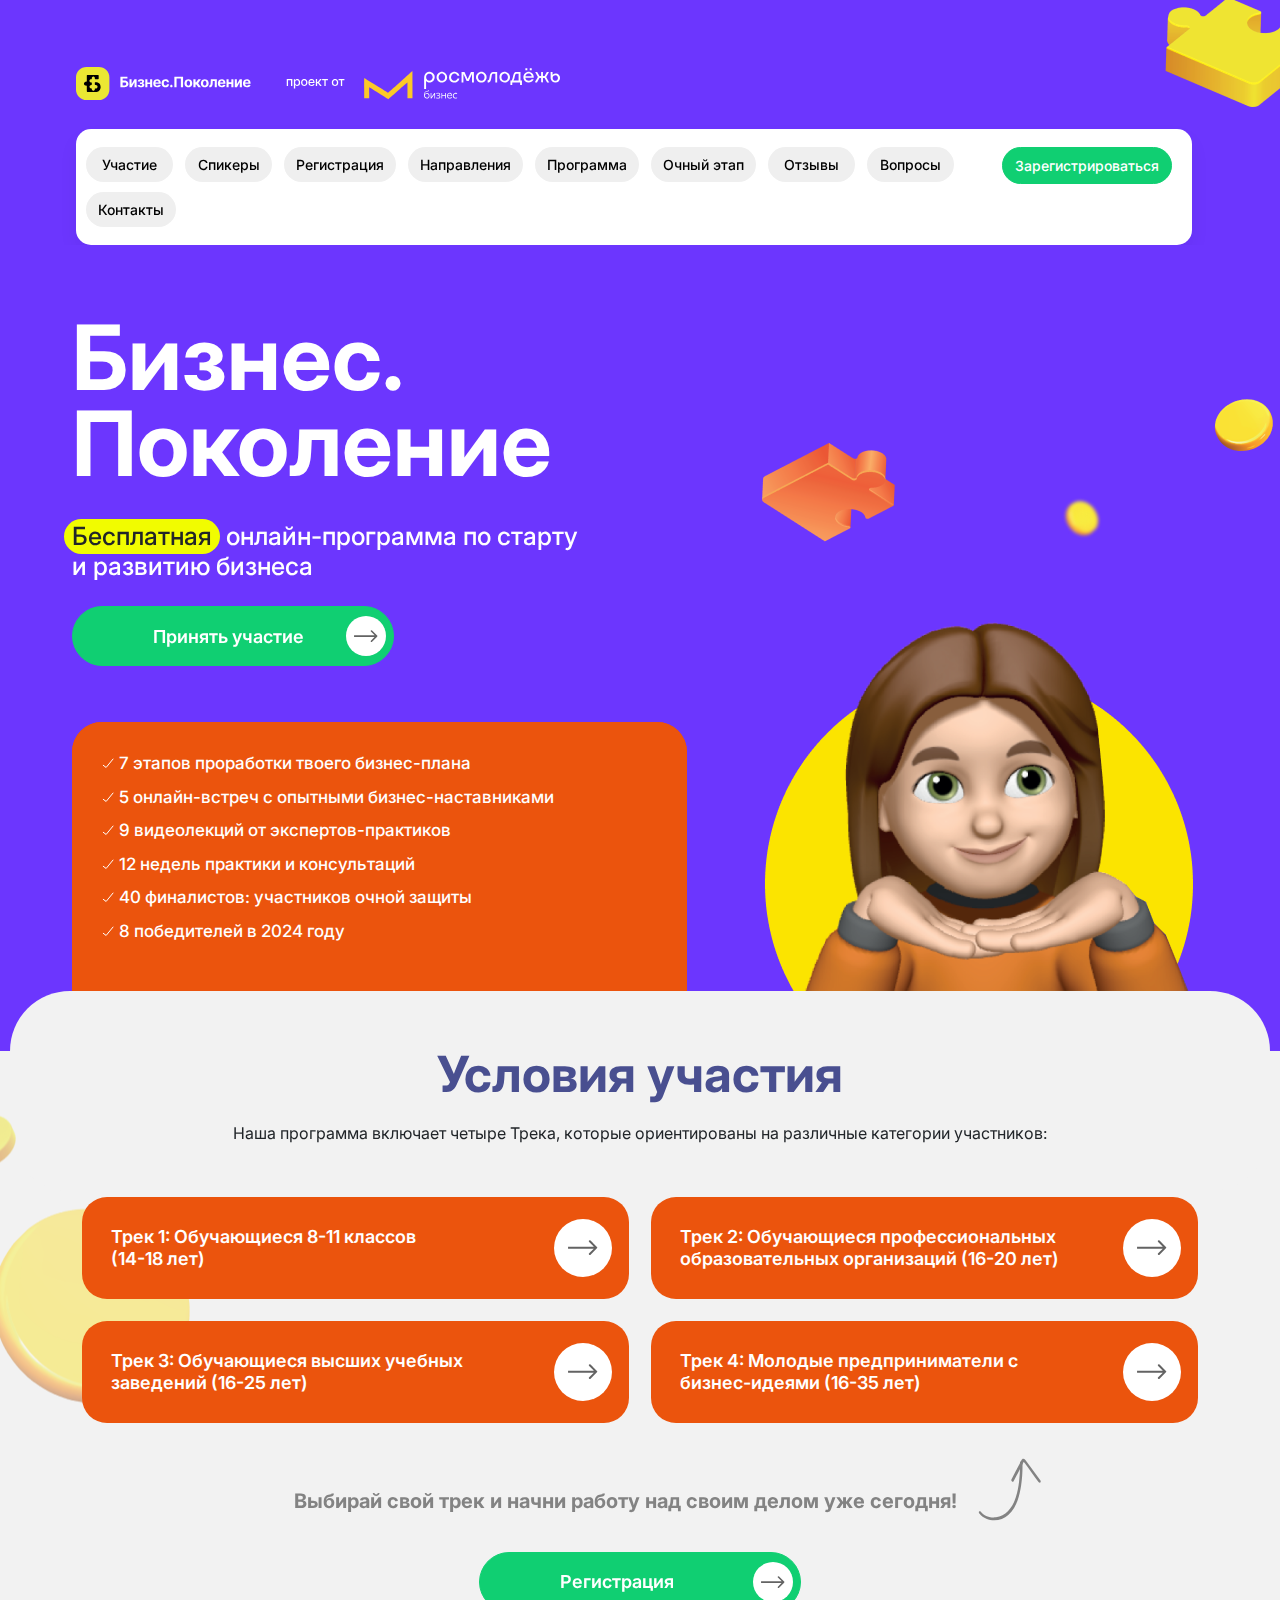
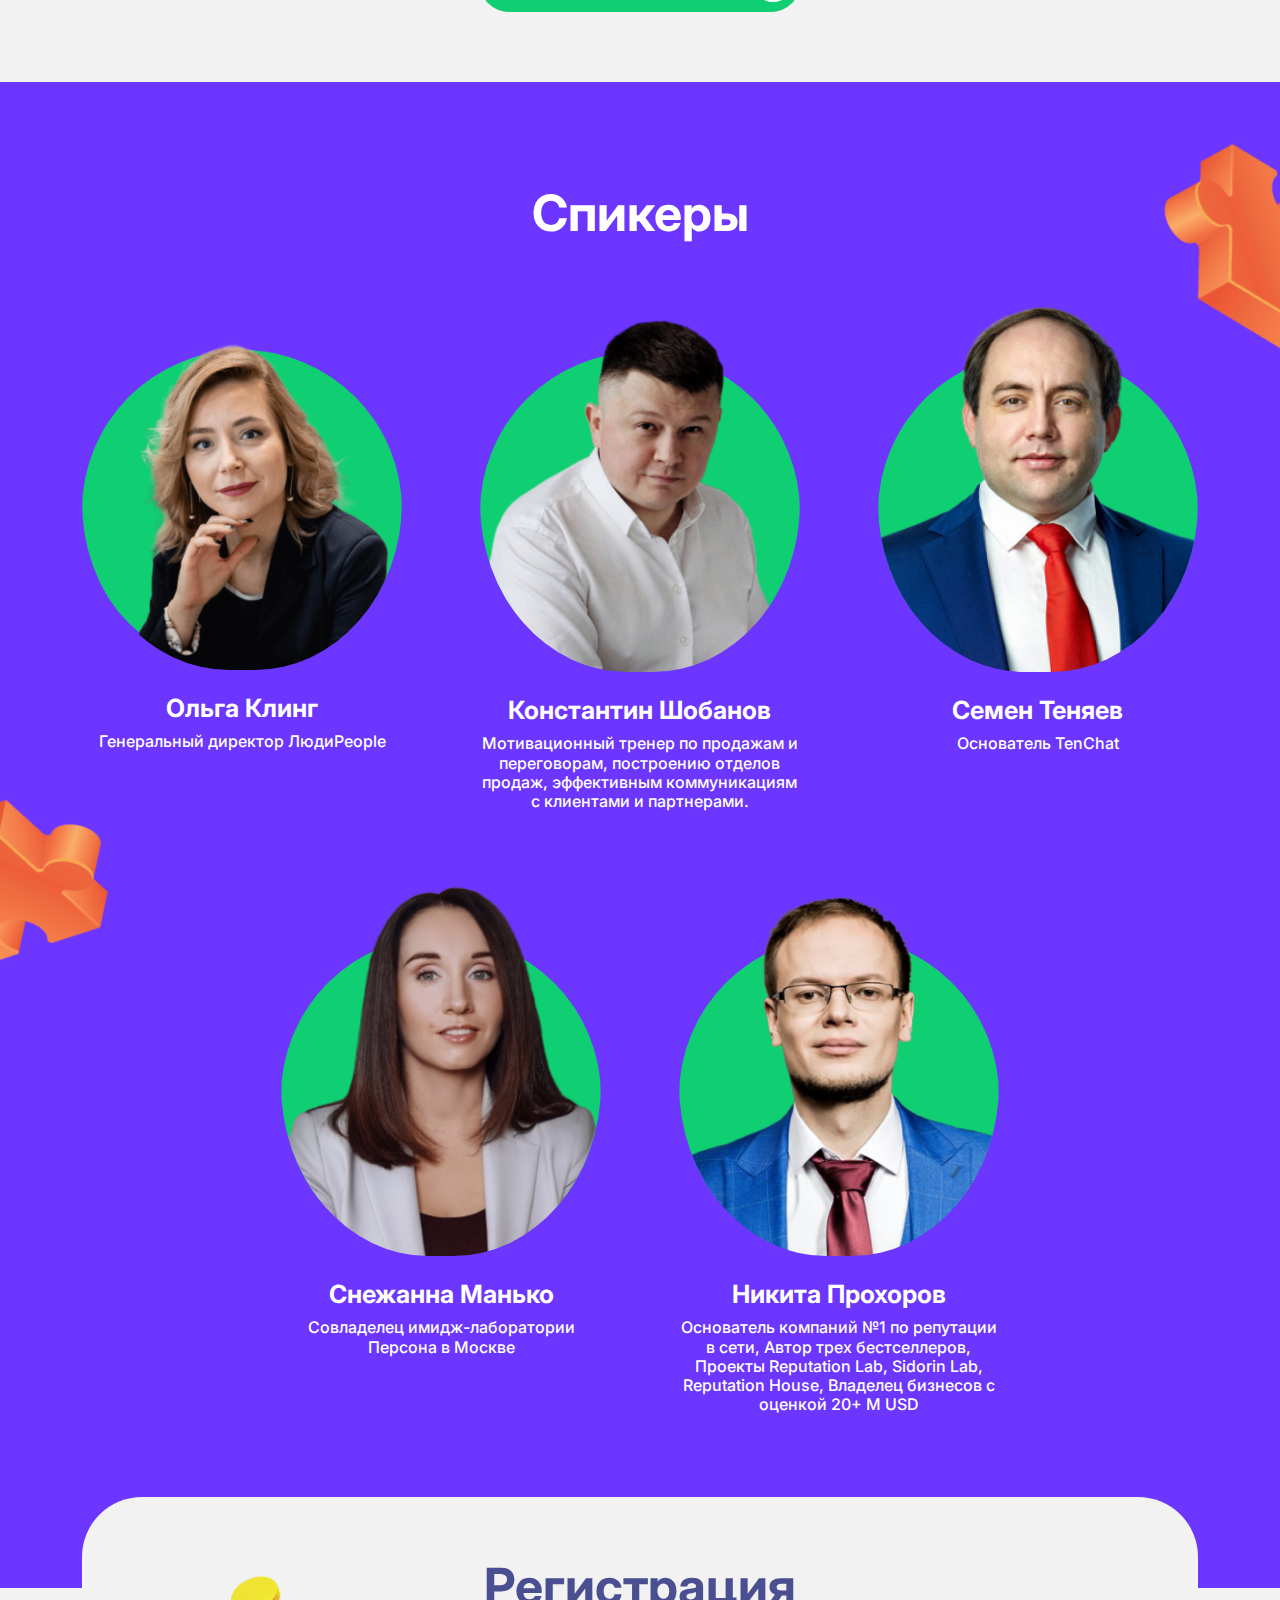
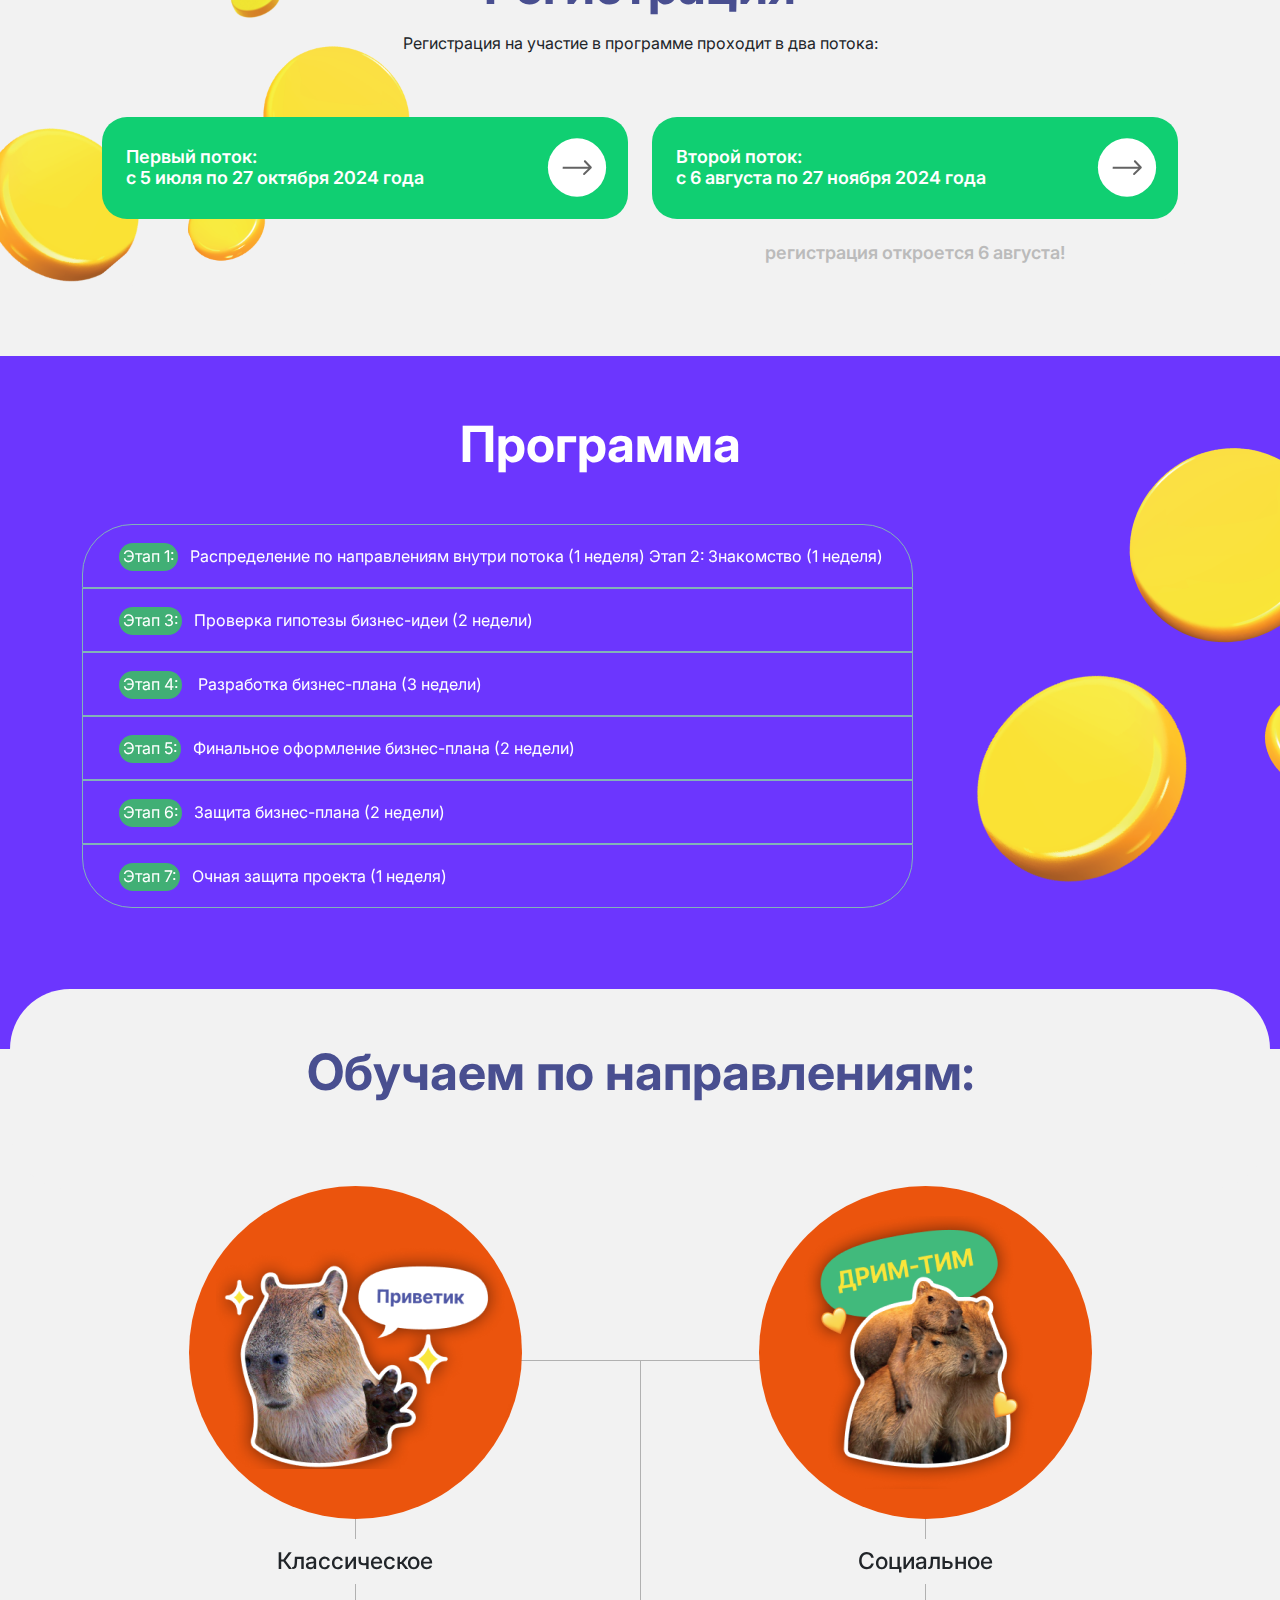
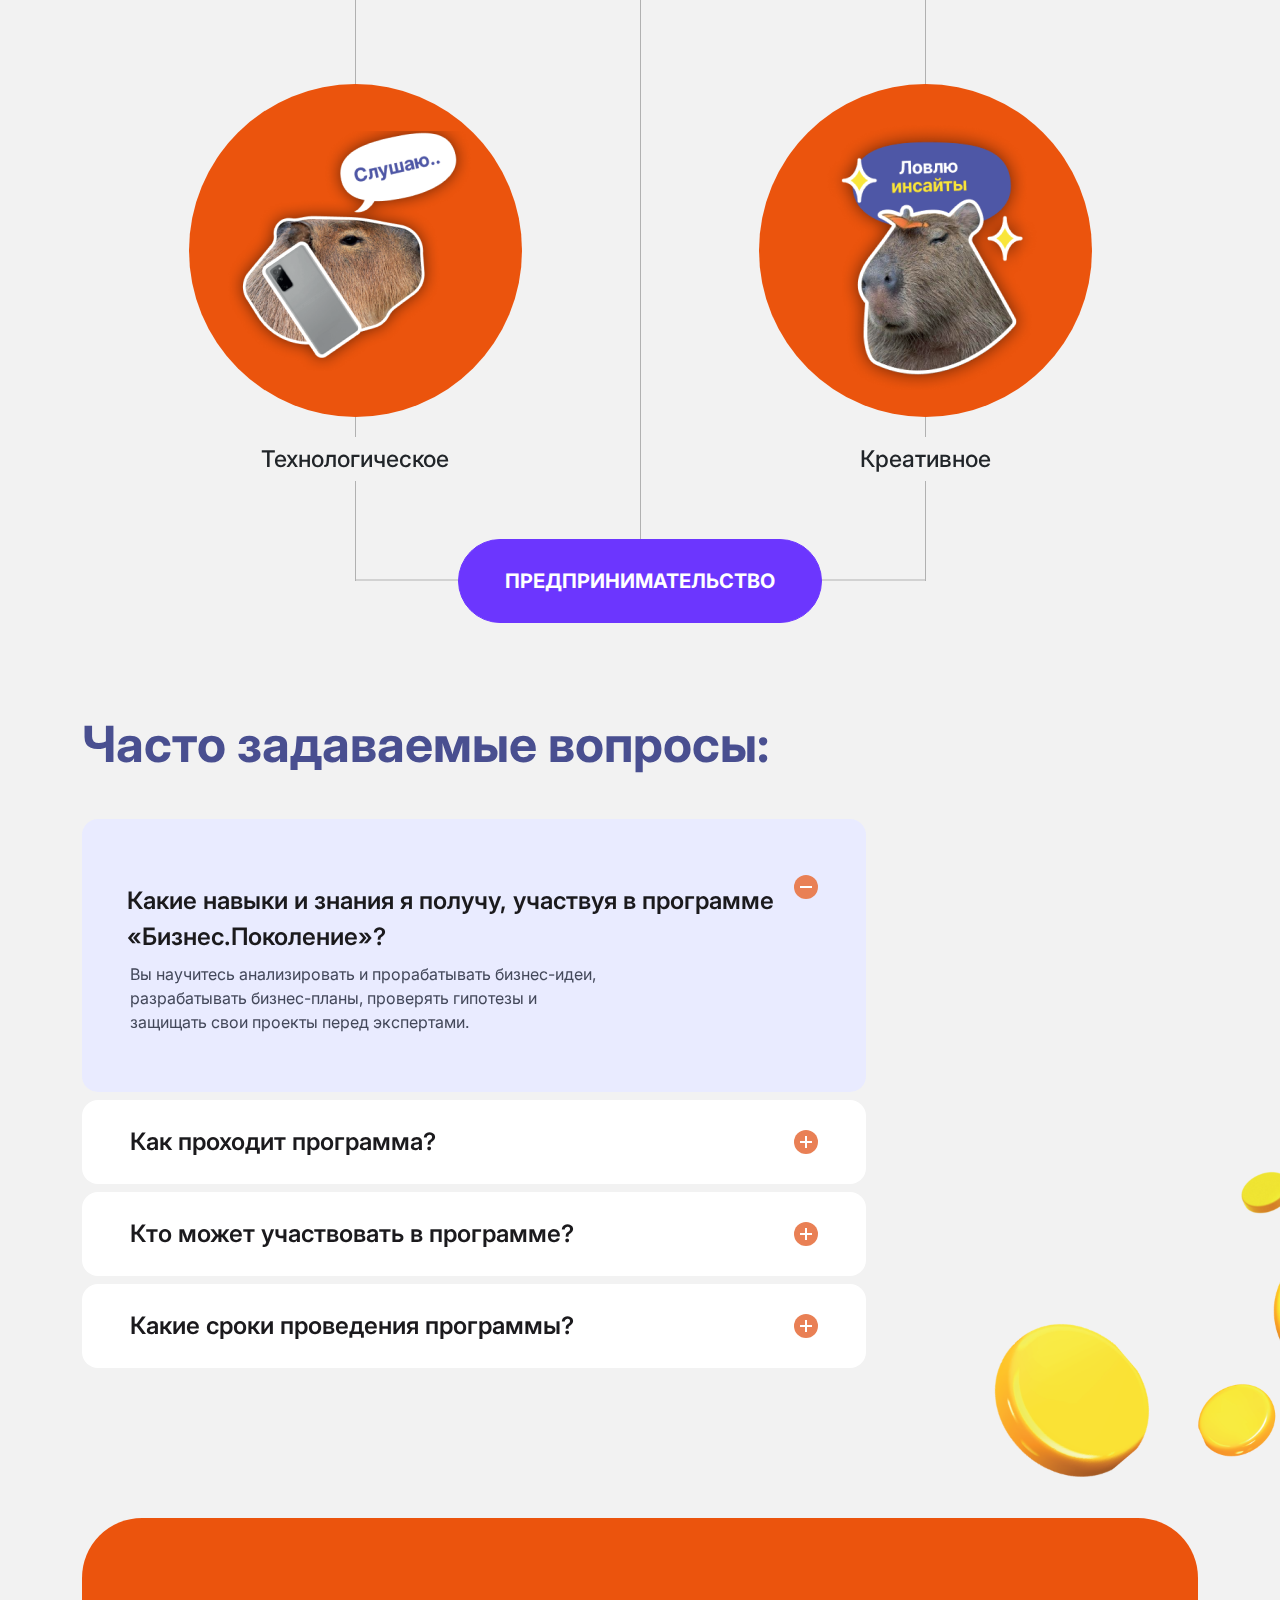
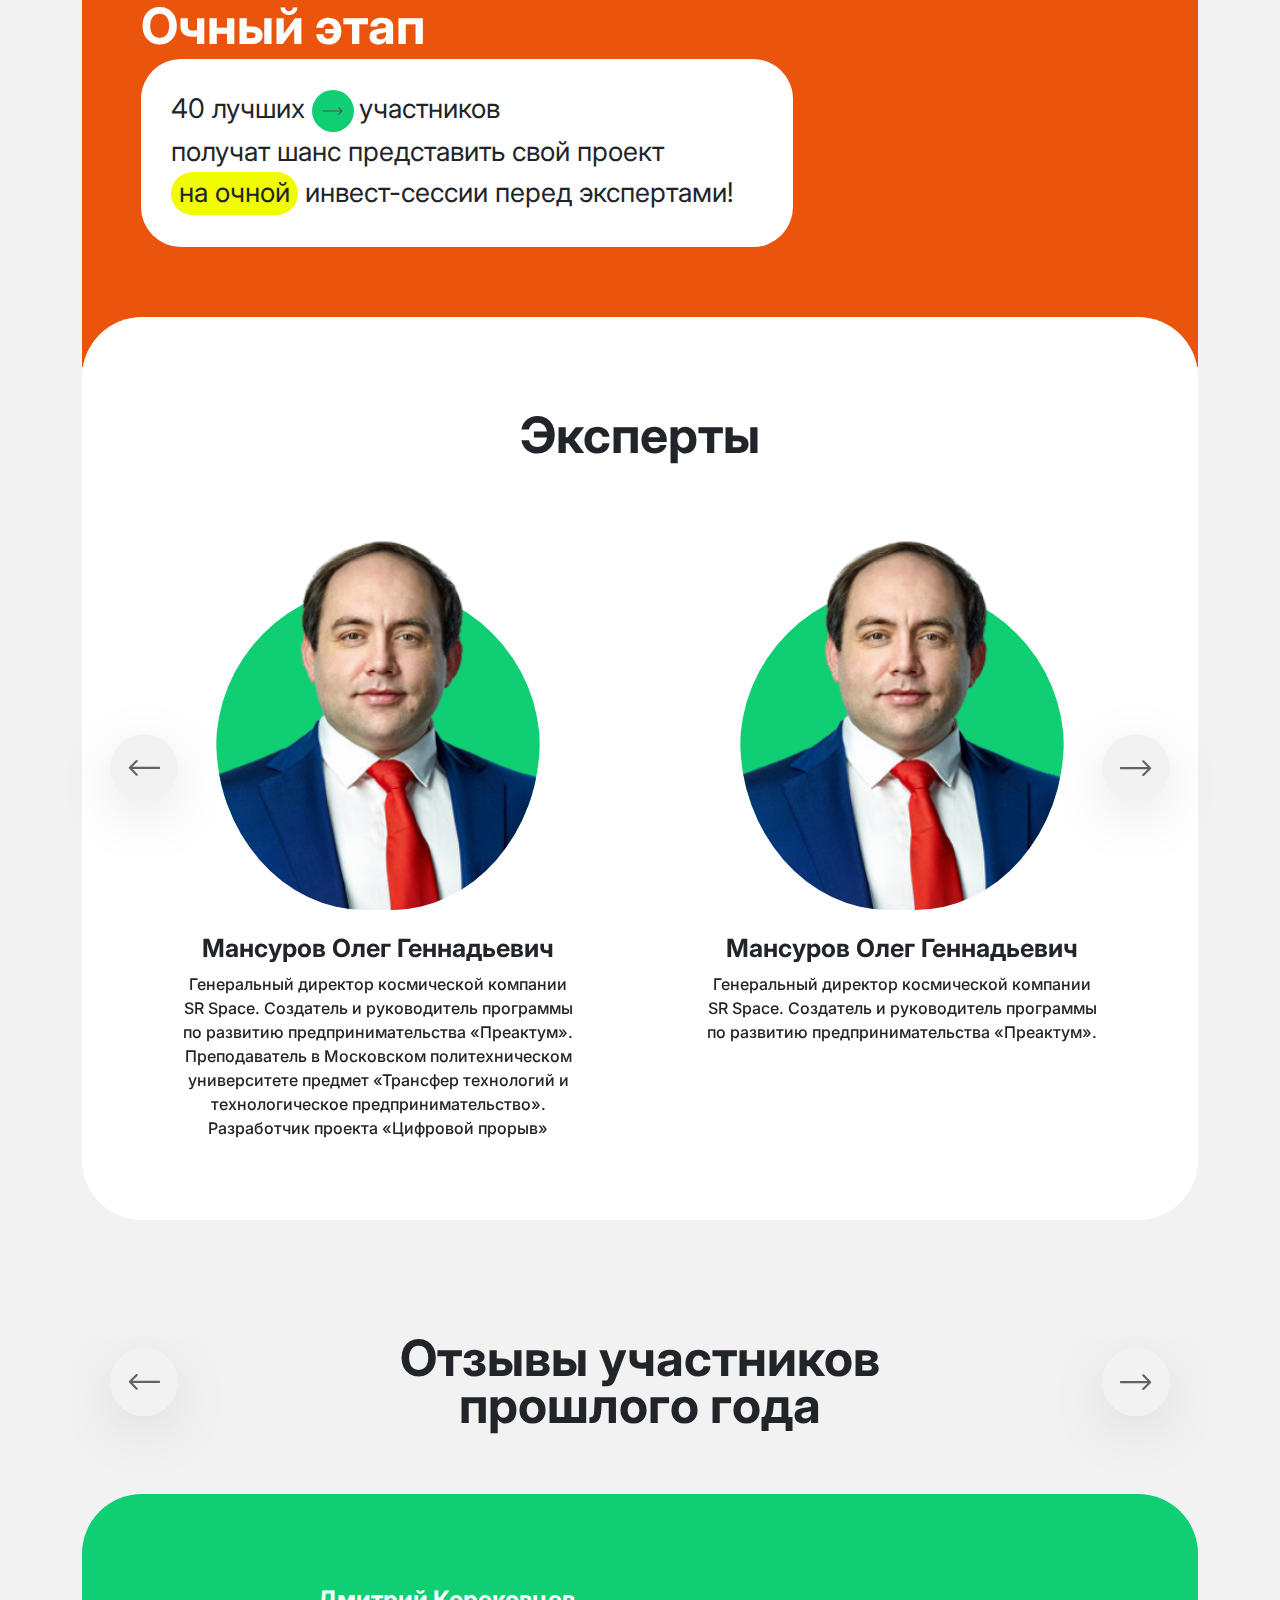
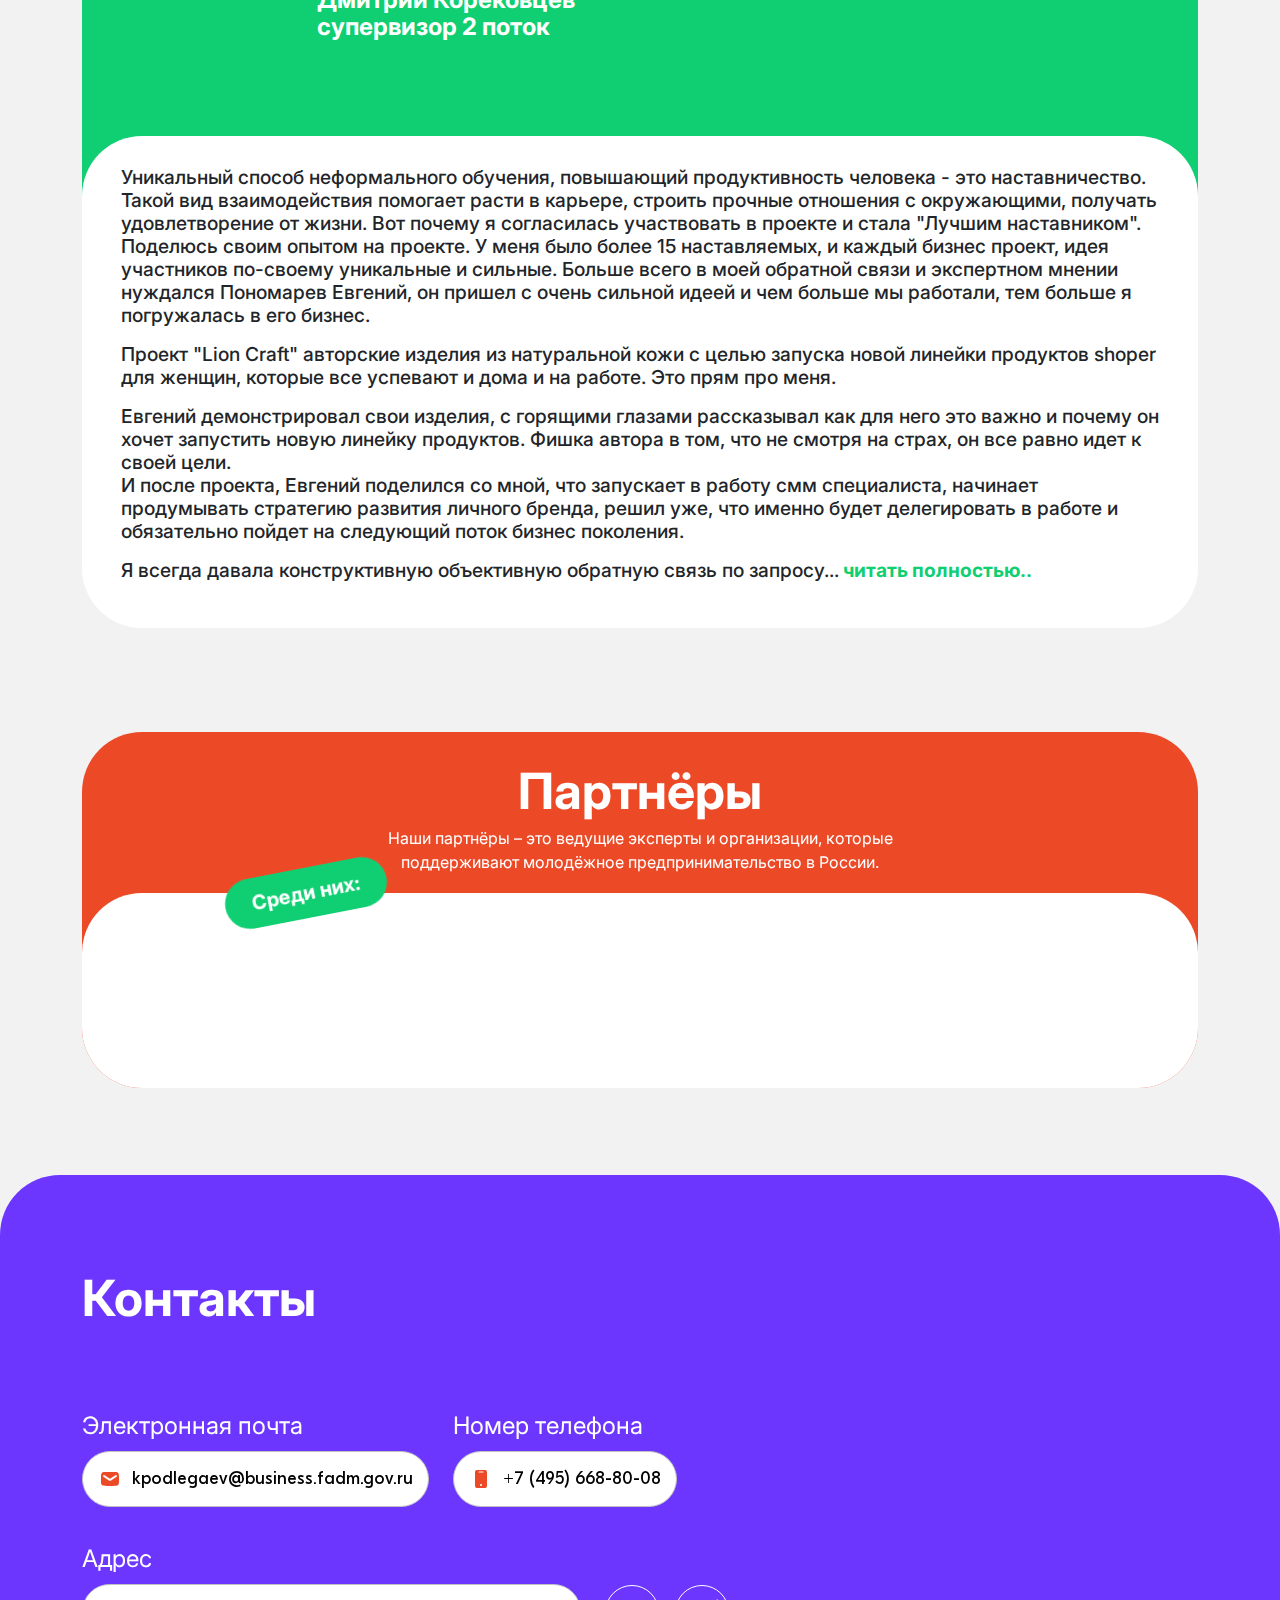
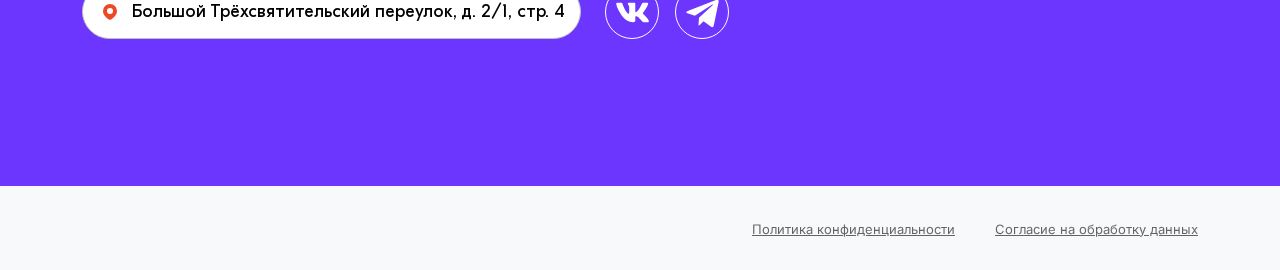
<file: public/index.html>
<!DOCTYPE html>
<html lang="ru">
	<head>
		<meta charset="utf-8">
		<title>Главная</title>
		<meta name="description" content="о чем страница">
		<meta http-equiv="X-UA-Compatible" content="IE=edge">
		<meta name="viewport" content="width=device-width,initial-scale=1.0,  shrink-to-fit=no, viewport-fit=cover">
		<link type="image/ico" href="img/favicon.ico" rel="shortcut icon"><meta name="format-detection" content="telephone=no"> <link rel="preconnect" href="https://fonts.googleapis.com">
<link rel="preconnect" href="https://fonts.gstatic.com" crossorigin>
<link href="https://fonts.googleapis.com/css2?family=Inter:wght@100..900&display=swap" rel="stylesheet">
		<link href="css/main.min.css" rel="stylesheet"/>
		<script>
			function addBlock(elem) {
				fetch(`parts/${elem}.html`)
					.then(response => response.text())
					.then( text => {
						const wrap = document.querySelector(`#${elem}Wrap`);
						wrap.insertAdjacentHTML('afterend', text);
						wrap.previousElementSibling.remove()
						wrap.remove();
					});
			}
		</script>
	</head>
	<body class="main-page">
		<div class="main-wrapper">
			<script>addBlock(`header`)</script>
			<div id="headerWrap"></div>
			<main>
				<!-- start headerBlock-->
				<div class="headerBlock section" id="headerBlock"><img class="puzzle-top" src="img/puzzle-top.png" alt="" loading="lazy"/>
					<div class="container">
						<div class="headerBlock__row row">
							<div class="headerBlock__col col-12 col-lg-8">
								<div class="section-title">
									<h1>Бизнес.<br>Поколение</h1>
									<div class="sub-text"><span>Бесплатная</span>    онлайн-программа по&nbsp;старту и&nbsp;развитию бизнеса</div><a class="sParticipating__btn btn btn-success" href="https://rosmolbusiness.ru/events/a1c0e72c-8c18-43e0-8900-6658a6869c71">Принять участие
										<div class="icon-wrap">
											<svg class="icon icon-arrow ">
												<use xlink:href="img/svg/sprite.svg#arrow"></use>
											</svg>
										</div></a>
								</div>
								<div class="headerBlock__block">
									<div class="headerBlock__item">
										<ul>
											<li>7 этапов проработки твоего бизнес-плана</li>
											<li>5 онлайн-встреч с опытными бизнес-наставниками</li>
											<li>9 видеолекций от экспертов-практиков</li>
											<li>12 недель практики и консультаций</li>
											<li>40 финалистов: участников очной защиты </li>
											<li>8 победителей в 2024 году</li>
										</ul>
									</div>
								</div>
							</div>
							<div class="headerBlock__col col-12 col-lg-4"><img class="puzzles" src="img/head-elements.png" alt="" loading="lazy"/>
								<div class="headerBlock__img-wrap ms-auto"><img class="img" src="img/headerBlock-img-1.png" alt="" loading="lazy"/>
								</div>
							</div>
						</div>
					</div>
				</div>
				<!-- end headerBlock-->
				<!-- start sParticipating-->
				<section class="sParticipating section" id="sParticipating">
					<div class="container">
						<div class="section-title text-center">
							<h2>Условия участия</h2>
							<div class="sub-title">Наша программа включает четыре Трека, которые ориентированы на различные категории участников:</div>
						</div>
						<div class="sParticipating__cards"><img class="gold" src="img/gold.png" alt="" loading="lazy"/>
							<a class="card-participating" href="https://rosmolbusiness.ru/contests/ad8f6b96-f1e8-4448-807f-35ab80161698">
								<div class="card-participating__text">Трек 1: Обучающиеся 8-11 классов (14-18 лет)
								</div>
								<div class="icon-wrap">
									<svg class="icon icon-arrow ">
										<use xlink:href="img/svg/sprite.svg#arrow"></use>
									</svg>
								</div>
							</a>
							<a class="card-participating" href="https://rosmolbusiness.ru/contests/0e41d9f8-098c-4099-9e52-bb51f9c2b9c3">
								<div class="card-participating__text">Трек 2: Обучающиеся профессиональных образовательных организаций (16-20 лет)
								</div>
								<div class="icon-wrap">
									<svg class="icon icon-arrow ">
										<use xlink:href="img/svg/sprite.svg#arrow"></use>
									</svg>
								</div>
							</a>
							<a class="card-participating" href="https://rosmolbusiness.ru/contests/995fbaae-395a-48f5-857f-38ce3d01de92">
								<div class="card-participating__text">Трек 3: Обучающиеся высших учебных заведений (16-25 лет)
								</div>
								<div class="icon-wrap">
									<svg class="icon icon-arrow ">
										<use xlink:href="img/svg/sprite.svg#arrow"></use>
									</svg>
								</div>
							</a>
							<a class="card-participating" href="https://rosmolbusiness.ru/contests/c5e4600e-9182-4e0b-a512-85c31a0c59be">
								<div class="card-participating__text">Трек 4: Молодые предприниматели с бизнес-идеями (16-35 лет)
								</div>
								<div class="icon-wrap">
									<svg class="icon icon-arrow ">
										<use xlink:href="img/svg/sprite.svg#arrow"></use>
									</svg>
								</div>
							</a>
						</div>
						<div class="bottom-wrapper">
							<div class="sub-text">Выбирай свой трек и начни работу над своим делом уже сегодня!</div>
							<svg class="icon icon-arrow-hand ">
								<use xlink:href="img/svg/sprite.svg#arrow-hand"></use>
							</svg>
						</div>
						<div class="text-center">
							<a class="sParticipating__btn btn btn-success" href="https://rosmolbusiness.ru/events/a1c0e72c-8c18-43e0-8900-6658a6869c71">Регистрация
								<div class="icon-wrap">
									<svg class="icon icon-arrow ">
										<use xlink:href="img/svg/sprite.svg#arrow"></use>
									</svg>
								</div>
							</a>
						</div>
					</div>
				</section>
				<!-- end sParticipating-->
				<!-- start sSpeakers-->
				<section class="sSpeakers section" id="sSpeakers">
					<div class="container"><img class="puzzle-orange-2" src="img/puzzle-orange.png" alt="" loading="lazy"/><img class="puzzle-orange" src="img/puzzle-orange.png" alt="" loading="lazy"/>
						<div class="section-title text-center">
							<h2>Спикеры</h2>
						</div>
						<div class="sSpeakers__row row">
							<div class="sSpeakers__col col col-lg-4">
								<div class="card-speaker text-center">
									<div class="card-speaker__img-wrap"><img src="img/speaker-1.png" alt="" loading="lazy"/>
									</div>
									<div class="card-speaker__title">Ольга Клинг
									</div>
									<div class="card-speaker__text">Генеральный директор ЛюдиPeople
									</div>
								</div>
							</div>
							<div class="sSpeakers__col col col-lg-4">
								<div class="card-speaker text-center">
									<div class="card-speaker__img-wrap"><img src="img/speaker-3.png" alt="" loading="lazy"/>
									</div>
									<div class="card-speaker__title">Константин Шобанов
									</div>
									<div class="card-speaker__text">Мотивационный тренер по продажам и переговорам, построению отделов продаж, эффективным коммуникациям с клиентами и партнерами.
									</div>
								</div>
							</div>
							<div class="sSpeakers__col col col-lg-4">
								<div class="card-speaker text-center">
									<div class="card-speaker__img-wrap"><img src="img/speaker-2.png" alt="" loading="lazy"/>
									</div>
									<div class="card-speaker__title">Семен Теняев
									</div>
									<div class="card-speaker__text">Основатель TenChat
									</div>
								</div>
							</div>
							<div class="sSpeakers__col col col-lg-4">
								<div class="card-speaker text-center">
									<div class="card-speaker__img-wrap"><img src="img/speaker-6.png" alt="" loading="lazy"/>
									</div>
									<div class="card-speaker__title">Снежанна Манько
									</div>
									<div class="card-speaker__text">Совладелец имидж-лаборатории Персона в Москве
									</div>
								</div>
							</div>
							<div class="sSpeakers__col col col-lg-4">
								<div class="card-speaker text-center">
									<div class="card-speaker__img-wrap"><img src="img/speaker-5.png" alt="" loading="lazy"/>
									</div>
									<div class="card-speaker__title">Никита Прохоров
									</div>
									<div class="card-speaker__text">Основатель компаний №1 по репутации в сети, Автор трех бестселлеров, Проекты Reputation Lab, Sidorin Lab, Reputation House, Владелец бизнесов с оценкой 20+ M USD
									</div>
								</div>
							</div>
						</div>
					</div>
				</section>
				<!-- end sSpeakers-->
				<!-- start sRegistration-->
				<section class="sRegistration section" id="sRegistration">
					<div class="sRegistration__container container">
						<div class="sRegistration__wrap"><img class="img" src="img/coins-2.png" alt="" loading="lazy"/>
							<div class="section-title text-center">
								<h2>Регистрация</h2>
								<p>Регистрация на участие в программе проходит в два потока:</p>
							</div>
							<div class="sRegistration__row">
								<div class="row">
									<div class="col-lg">
										<a class="sRegistration__item" href="#">Первый поток: <br/> с 5 июля по 27 октября 2024 года
										</a>
									</div>
									<div class="col-lg">
										<div class="sRegistration__item">Второй поток: <br/> с 6 августа по 27 ноября 2024 года 
										</div><span>регистрация откроется 6 августа!</span>
									</div>
								</div>
							</div>
						</div>
					</div>
				</section>
				<!-- end sRegistration-->
				<!-- start sAgenda-->
				<section class="sAgenda section" id="sAgenda">
					<div class="container">
						<div class="section-title text-center">
							<h2>Программа</h2>
						</div>
						<div class="sAgenda__row row">
							<div class="sAgenda__col col-12 col-lg-9">
								<div class="agenda-step">
									<div class="item"><span>Этап 1:</span>Распределение по направлениям внутри потока (1 неделя) Этап 2: Знакомство (1 неделя)</div>
								</div>
								<div class="agenda-step">
									<div class="item"><span>Этап 3:</span>Проверка гипотезы бизнес-идеи (2 недели)</div>
								</div>
								<div class="agenda-step">
									<div class="item"><span>Этап 4:</span> Разработка бизнес-плана (3 недели)</div>
								</div>
								<div class="agenda-step">
									<div class="item"><span>Этап 5:</span>Финальное оформление бизнес-плана (2 недели)</div>
								</div>
								<div class="agenda-step">
									<div class="item"><span>Этап 6:</span>Защита бизнес-плана (2 недели)</div>
								</div>
								<div class="agenda-step">
									<div class="item"><span>Этап 7:</span>Очная защита проекта (1 неделя)</div>
								</div>
							</div>
							<div class="sAgenda__col col-12 col-lg-3"><img class="img" src="img/coins.png" alt="" loading="lazy"/>
							</div>
						</div>
					</div>
				</section>
				<!-- end sAgenda-->
				<!-- start sDirections-->
				<section class="sDirections section" id="sDirections">
					<div class="container">
						<div class="section-title text-center">
							<h2>Обучаем по направлениям:</h2>
						</div>
						<div class="sDirections__row row">
							<div class="sDirections__col col-md-6">
								<div class="direction-item">
									<div class="text-center"><img src="img/directions-img-1.png" alt="" loading="lazy"/>
									</div>
									<div class="direction-item__text">Классическое
									</div>
								</div>
							</div>
							<div class="sDirections__col col-md-6">
								<div class="direction-item">
									<div class="text-center"><img src="img/directions-img-2.png" alt="" loading="lazy"/>
									</div>
									<div class="direction-item__text">Социальное
									</div>
								</div>
							</div>
							<div class="sDirections__col col-md-6">
								<div class="direction-item">
									<div class="text-center"><img src="img/directions-img-3.png" alt="" loading="lazy"/>
									</div>
									<div class="direction-item__text">Технологическое
									</div>
								</div>
							</div>
							<div class="sDirections__col col-md-6">
								<div class="direction-item">
									<div class="text-center"><img src="img/directions-img-4.png" alt="" loading="lazy"/>
									</div>
									<div class="direction-item__text">Креативное
									</div>
								</div>
							</div>
						</div>
						<div class="text-center">
							<div class="sDirections__btn btn btn-primary">ПРЕДПРИНИМАТЕЛЬСТВО
							</div>
						</div>
					</div>
				</section>
				<!-- end sDirections-->
				<!-- start sFAQ-->
				<section class="sFAQ section" id="sFAQ">
					<div class="sFAQ__container container"><img class="img" src="img/coins-2.png" alt="" loading="lazy"/><img class="bg" src="img/sFAQ-bg-2.png" alt="" loading="lazy"/>
						<div class="section-title">
							<h2>Часто задаваемые вопросы:</h2>
						</div>
						<div class="dd-group dd-group-js">
							<div class="dd-group__item active">
								<div class="dd-group__head dd-head-js">Какие навыки и знания я получу, участвуя в программе «Бизнес.Поколение»?
								</div>
								<div class="dd-group__content dd-content-js active">
									<p>Вы научитесь анализировать и прорабатывать бизнес-идеи, разрабатывать бизнес-планы, проверять гипотезы и защищать свои проекты перед экспертами.</p>
								</div>
							</div>
							<div class="dd-group__item">
								<div class="dd-group__head dd-head-js">Как проходит программа?
								</div>
								<div class="dd-group__content dd-content-js">
									<p>Вы научитесь анализировать и прорабатывать бизнес-идеи, разрабатывать бизнес-планы, проверять гипотезы и защищать свои проекты перед экспертами.</p>
								</div>
							</div>
							<div class="dd-group__item">
								<div class="dd-group__head dd-head-js">Кто может участвовать в программе?
								</div>
								<div class="dd-group__content dd-content-js">
									<p>Вы научитесь анализировать и прорабатывать бизнес-идеи, разрабатывать бизнес-планы, проверять гипотезы и защищать свои проекты перед экспертами.</p>
								</div>
							</div>
							<div class="dd-group__item">
								<div class="dd-group__head dd-head-js">Какие сроки проведения программы?
								</div>
								<div class="dd-group__content dd-content-js">
									<p>Вы научитесь анализировать и прорабатывать бизнес-идеи, разрабатывать бизнес-планы, проверять гипотезы и защищать свои проекты перед экспертами.</p>
									<ul>
										<li>Вы научитесь анализировать</li>
									</ul>
									<p>Вы научитесь анализировать и прорабатывать бизнес-идеи, разрабатывать бизнес-планы, проверя</p>
								</div>
							</div>
						</div>
					</div>
				</section>
				<!-- end sFAQ-->
				<!-- start sExperts-->
				<section class="sExperts section" id="sExperts">
					<div class="container">
						<div class="sExperts__item item_orange">
							<div class="sExperts__row row">
								<div class="col-lg-7">
									<h2>Очный этап</h2>
									<div class="sExperts__description">
										<p>40 лучших <img src="img/svg/arrow-circle.svg"/>участников <br/>получат шанс представить свой проект  <span>на очной</span> инвест-сессии перед экспертами!</p>
									</div>
								</div>
								<div class="sExperts__col col"><img class="img" src="img/experts-img.png" alt="" loading="lazy"/>
								</div>
							</div>
						</div>
						<div class="sExperts__item item_white">
							<div class="section-title text-center">
								<h2>Эксперты</h2>
							</div>
							<div class="sExperts__slider sExperts__slider--js">
								<div class="swiper-button-hand swiper-button-hand-prev swiper-button-prev">
									<svg class="icon icon-arrow ">
										<use xlink:href="img/svg/sprite.svg#arrow"></use>
									</svg>
								</div>
								<div class="swiper-button-hand swiper-button-hand-next swiper-button-next">
									<svg class="icon icon-arrow ">
										<use xlink:href="img/svg/sprite.svg#arrow"></use>
									</svg>
								</div>
								<div class="swiper-wrapper">
									<div class="sExperts__slide swiper-slide">
										<div class="person-card">
											<div class="person-card__img-wrap text-center"><img src="img/speaker-2.png" alt="" loading="lazy"/>
											</div>
											<div class="person-card__content text-center">
												<div class="person-card__name">Мансуров Олег Геннадьевич
												</div>
												<div class="person-card__text">Генеральный директор космической компании SR Space. Создатель и руководитель программы  по развитию предпринимательства «Преактум». Преподаватель в Московском политехническом  университете предмет «Трансфер технологий и технологическое предпринимательство». Разработчик проекта «Цифровой прорыв»
												</div>
											</div>
										</div>
									</div>
									<div class="sExperts__slide swiper-slide">
										<div class="person-card">
											<div class="person-card__img-wrap text-center"><img src="img/speaker-2.png" alt="" loading="lazy"/>
											</div>
											<div class="person-card__content text-center">
												<div class="person-card__name">Мансуров Олег Геннадьевич
												</div>
												<div class="person-card__text">Генеральный директор космической компании SR Space. Создатель и руководитель программы  по развитию предпринимательства «Преактум».
												</div>
											</div>
										</div>
									</div>
									<div class="sExperts__slide swiper-slide">
										<div class="person-card">
											<div class="person-card__img-wrap text-center"><img src="img/speaker-2.png" alt="" loading="lazy"/>
											</div>
											<div class="person-card__content text-center">
												<div class="person-card__name">Мансуров Олег Геннадьевич
												</div>
												<div class="person-card__text">Генеральный директор космической компании SR Space. Создатель и руководитель программы  по развитию предпринимательства «Преактум». Преподаватель в Московском политехническом  университете предмет «Трансфер технологий и технологическое предпринимательство». Разработчик проекта «Цифровой прорыв»
												</div>
											</div>
										</div>
									</div>
									<div class="sExperts__slide swiper-slide">
										<div class="person-card">
											<div class="person-card__img-wrap text-center"><img src="img/speaker-2.png" alt="" loading="lazy"/>
											</div>
											<div class="person-card__content text-center">
												<div class="person-card__name">Мансуров Олег Геннадьевич
												</div>
												<div class="person-card__text">Генеральный директор космической компании SR Space. Создатель и руководитель программы  по развитию предпринимательства «Преактум». 
												</div>
											</div>
										</div>
									</div>
								</div>
							</div>
						</div>
					</div>
				</section>
				<!-- end sExperts-->
				<!-- start sReviews-->
				<section class="sReviews section" id="sReviews">
					<div class="container">
						<div class="section-title text-center">
							<h2>Отзывы участников<br>прошлого года</h2>
							<div class="swiper-button-hand swiper-button-hand-prev swiper-button-prev">
								<svg class="icon icon-arrow ">
									<use xlink:href="img/svg/sprite.svg#arrow"></use>
								</svg>
							</div>
							<div class="swiper-button-hand swiper-button-hand-next swiper-button-next">
								<svg class="icon icon-arrow ">
									<use xlink:href="img/svg/sprite.svg#arrow"></use>
								</svg>
							</div>
						</div>
						<div class="sReviews__slider sReviews__slider--js">
							<div class="swiper-wrapper">
								<div class="sReviews__slide swiper-slide">
									<div class="sReviews__item item_green">
										<div class="sReviews__row row">
											<div class="sReviews__col-lg-7">
												<div class="sReviews__person"><img class="img" src="img/sExpert-img.png" alt="" loading="lazy"/>
													<div class="text">Дмитрий Корековцев<br>супервизор 2 поток</div>
												</div>
											</div>
											<div class="sReviews__col col"><img class="puzzles" src="img/puzzles-update.png" alt="" loading="lazy"/>
											</div>
										</div>
									</div>
									<div class="sReviews__item item_white crop-text crop-text--js">
										<p>Уникальный способ неформального обучения, повышающий продуктивность человека - это наставничество.<br>Такой вид взаимодействия помогает расти в карьере, строить прочные отношения с окружающими, получать удовлетворение от жизни. Вот почему я согласилась участвовать в проекте и стала "Лучшим наставником". Поделюсь своим опытом на проекте. У меня было более 15 наставляемых, и каждый бизнес проект, идея участников по-своему уникальные и сильные. Больше всего в моей обратной связи и экспертном мнении нуждался Пономарев Евгений, он пришел с очень сильной идеей и чем больше мы работали, тем больше я погружалась в его бизнес.</p>
										<p>Проект "Lion Craft" авторские изделия из натуральной кожи с целью запуска новой линейки продуктов shoper для женщин, которые все успевают и дома и на работе. Это прям про меня.</p>
										<p>Евгений демонстрировал свои изделия, с горящими глазами рассказывал как для него это важно и почему он хочет запустить новую линейку продуктов. Фишка автора в том, что не смотря на страх, он все равно идет к своей цели.<br>И после проекта, Евгений поделился со мной, что запускает в работу смм специалиста, начинает продумывать стратегию развития личного бренда, решил уже, что именно будет делегировать в работе и обязательно пойдет на следующий поток бизнес поколения.</p>
										<p>Я всегда давала конструктивную объективную обратную связь по запросу наставляемого, моя задача была – сохранить направление совместной работы, оставаясь в границах наставничества читать полностью..</p>
									</div>
								</div>
								<div class="sReviews__slide swiper-slide">
									<div class="sReviews__item item_green">
										<div class="sReviews__row row">
											<div class="sReviews__col-lg-7">
												<div class="sReviews__person"><img class="img" src="img/sExpert-img.png" alt="" loading="lazy"/>
													<div class="text">Дмитрий Корековцев<br>супервизор 2 поток</div>
												</div>
											</div>
											<div class="sReviews__col col"><img class="puzzles" src="img/puzzles.png" alt="" loading="lazy"/>
											</div>
										</div>
									</div>
									<div class="sReviews__item item_white crop-text crop-text--js">
										<p>Уникальный способ неформального обучения, повышающий продуктивность человека - это наставничество.<br>Такой вид взаимодействия помогает расти в карьере, строить прочные отношения с окружающими, получать удовлетворение от жизни. Вот почему я согласилась участвовать в проекте и стала "Лучшим наставником". Поделюсь своим опытом на проекте. У меня было более 15 наставляемых, и каждый бизнес проект, идея участников по-своему уникальные и сильные. Больше всего в моей обратной связи и экспертном мнении нуждался Пономарев Евгений, он пришел с очень сильной идеей и чем больше мы работали, тем больше я погружалась в его бизнес.</p>
										<p>Уникальный способ неформального обучения, повышающий продуктивность человека - это наставничество.<br>Такой вид взаимодействия помогает расти в карьере, строить прочные отношения с окружающими, получать удовлетворение от жизни. Вот почему я согласилась участвовать в проекте и стала "Лучшим наставником". Поделюсь своим опытом на проекте. У меня было более 15 наставляемых, и каждый бизнес проект, идея участников по-своему уникальные и сильные. Больше всего в моей обратной связи и экспертном мнении нуждался Пономарев Евгений, он пришел с очень сильной идеей и чем больше мы работали, тем больше я погружалась в его бизнес.</p>
									</div>
								</div>
							</div>
						</div>
					</div>
				</section>
				<!-- end sReviews-->
				<!-- start sPartners-->
				<section class="sPartners section" id="sPartners">
					<div class="container">
						<div class="sPartners__wrap">
							<div class="section-title text-center">
								<h2>Партнёры</h2>
								<p>Наши партнёры – это ведущие эксперты и организации, которые поддерживают молодёжное предпринимательство в России. </p><span>Среди них:</span>
							</div>
							<div class="sPartners__row">
								<div class="row">
									<div class="col-auto"><img src="img/sPartners-img-1.png" alt="" loading="lazy"/>
									</div>
									<div class="col-auto"><img src="img/sPartners-img-2.png" alt="" loading="lazy"/>
									</div>
									<div class="col-auto"><img src="img/sPartners-img-3.png" alt="" loading="lazy"/>
									</div>
									<div class="col-auto"><img src="img/sPartners-img-4.png" alt="" loading="lazy"/>
									</div>
									<div class="col-auto"><img src="img/sPartners-img-5.png" alt="" loading="lazy"/>
									</div>
								</div>
							</div>
						</div>
					</div>
				</section>
				<!-- end sPartners-->
				<!-- start sContact-->
				<section class="sContact section" id="sContact">
					<div class="sContact__container container"><img class="bg-1" src="img/sContacts-bg-1.png" alt="" loading="lazy"/>
						<div class="section-title">
							<h2>Контакты</h2>
						</div>
						<div class="sContact__row row">
							<div class="col-auto">
								<div class="sContact__wrap">
									<h4>Электронная почта</h4>
									<div class="sContact__item">
										<svg class="icon icon-message ">
											<use xlink:href="img/svg/sprite.svg#message"></use>
										</svg><a href="mailto:kpodlegaev@business.fadm.gov.ru ">kpodlegaev@business.fadm.gov.ru </a>
									</div>
								</div>
							</div>
							<div class="col-auto">
								<div class="sContact__wrap">
									<h4>Номер телефона</h4>
									<div class="sContact__item">
										<svg class="icon icon-phone ">
											<use xlink:href="img/svg/sprite.svg#phone"></use>
										</svg><a href="tel:+74956688008">+7 (495) 668-80-08 </a>
									</div>
								</div>
							</div>
							<div class="col-12 w-0 h-0 p-0 m-0"> </div>
							<div class="col-auto">
								<div class="sContact__wrap">
									<h4>Адрес</h4>
									<div class="sContact__item">
										<svg class="icon icon-pin ">
											<use xlink:href="img/svg/sprite.svg#pin"></use>
										</svg>
										<p>Большой Трёхсвятительский переулок, д. 2/1, стр. 4</p>
									</div>
								</div>
							</div>
							<div class="col-auto">
								<div class="soc">
									<a class="soc__item" href="#" target="_blank">
										<svg class="icon icon-vk ">
											<use xlink:href="img/svg/sprite.svg#vk"></use>
										</svg>
									</a>
									<a class="soc__item" href="#" target="_blank">
										<svg class="icon icon-telegram ">
											<use xlink:href="img/svg/sprite.svg#telegram"></use>
										</svg>
									</a>
								</div>
							</div>
						</div>
					</div>
				</section>
				<!-- end sFAQ-->
				<!-- end sContact-->
			</main>
			<script>addBlock(`footer`)</script>
			<div id="footerWrap"></div>
		</div>
		<!--  start modals-->
		<div id="modal-call" style="display: none">
			<div class="modal-win">
				<div class="form-wrap">
					<form>
						<div class="text-center">
							<div class="form-wrap__title form-data h3 ttu">Обратный звонок
							</div>
							<p class="after-headline">Заполните заявку и&nbsp;мы&nbsp;с&nbsp;Вами свяжемся в&nbsp;течение 15&nbsp;минут</p>
						</div>
						<div class="form-wrap__input-wrap form-group"><input class="form-wrap__input form-control" inputmode="text" name="text" type="text" placeholder="Ваше Имя" required="required"/>
						</div>
						<!-- +e.input-wrap-->
						<div class="form-wrap__input-wrap form-group"><input class="form-wrap__input form-control" inputmode="tel" name="tel" type="tel" placeholder="Ваше телефон" required="required"/>
						</div>
						<!-- +e.input-wrap-->
						<div class="form-wrap__input-wrap form-group"><input class="form-wrap__input form-control" inputmode="tel" name="tel" type="tel" placeholder="Ваше телефон" required="required"/>
						</div>
						<!-- +e.input-wrap-->
						<button class="form-wrap__btn btn" type="submit">submit
						</button>
						<div class="form-wrap__policy">
							<label class="custom-input form-check"><input class="custom-input__input form-check-input" name="checkbox" type="checkbox" checked="checked"/><small class="custom-input__text text-secondary">Согласен на обработку и хранение моих персональных данных в соответствии с условиями</small>
							</label>
						</div>
						<div class="form-wrap__policy">
							<label class="custom-input form-check"><input class="custom-input__input form-check-input" name="checkbox" type="checkbox" checked="checked"/><small class="custom-input__text text-secondary">Согласен на обработку и хранение моих персональных данных в соответствии с условиями</small>
							</label>
						</div>
					</form>
				</div>
			</div>
		</div>
		<!-- #modal-call-->
		<!-- end modals-->
		<script src="libs/jquery/jquery.min.js"></script>
		<script src="libs/@fancyapps/ui/fancybox/fancybox.umd.js"> </script>
		<script src="libs/swiper/swiper-bundle.min.js"> </script>
		<script src="libs/inputmask/inputmask.min.js"> </script>
		<script src="libs/select2/js/select2.min.js"> </script>
		<script src="libs/select2/js/i18n/ru.js"> </script>
		<script src="js/read-more.min.js"></script>
		<script src="js/JSCCommon.js"></script>
		<script src="js/common.js"></script>
	</body>
</html>
</file>
<file: public/css/main.min.css>
@import "custom-bootstrap.min.css";@font-face{font-display:swap;font-family:GTEestiProDisplay;font-style:normal;font-weight:400;src:url(../fonts/GTEestiProDisplay/GTEestiProDisplay-Regular.woff2) format("woff2")}@font-face{font-display:swap;font-family:GTEestiProDisplay;font-style:normal;font-weight:700;src:url(../fonts/GTEestiProDisplay/GTEestiProDisplay-Bold.woff2) format("woff2")}@font-face{font-display:swap;font-family:GTEestiProDisplay;font-style:normal;font-weight:500;src:url(../fonts/GTEestiProDisplay/GTEestiProDisplay-Medium.woff2) format("woff2")}:root{--animate-delay:1.2s;--bs-body-font-size:16px;--sPT:2.5rem;--sPB:2.8125rem;--sTPB:1.25rem;--fancybox-content-color:var(--bs-body-color);--swiperArrowSize:4.25rem;--swiperArrowPosition:calc(var(--swiperArrowSize)*-1/2);--swiperBorderColorDef:var(--bs-primary);--swiperColorDef:var(--bs-primary);--swiperBgDef:#fff;--swiperBorderColorDefHover:var(--bs-primary);--swiperColorDefHover:var(--bs-primary);--swiperBgDefHover:#fff}.fancybox__container{--fancybox-bg:rgba(58,59,60,.77)}.pixel-perfect{background-position:center 0;background-repeat:no-repeat;display:block;height:100%;left:0;margin-left:auto;margin-right:auto;opacity:0;overflow:hidden;pointer-events:none;position:absolute;right:0;top:0;width:100%;z-index:1000}body,html{font-size:var(--bs-body-font-size)}html{-webkit-text-size-adjust:100%;-webkit-tap-highlight-color:rgba(33,36,41,0)}body.fancybox-active,body[class*=fixed]{margin-right:var(--spacing-end)}body.fancybox-active .header,body[class*=fixed] .header{padding-right:var(--spacing-end)}body.loaded_hiding{--s:0.36s;opacity:0;pointer-events:none;transition:all var(--s) ease-in-out}body.loaded_hiding:before{display:none}body.loaded{opacity:1;pointer-events:visible}body:before{content:"";height:100%;position:absolute;width:100%;--s:0.36s;-webkit-backdrop-filter:blur(5px);backdrop-filter:blur(5px);background-color:rgba(33,37,41,.8);left:0;opacity:0;top:0;transition:all var(--s) ease-in-out;z-index:-1}body.fancybox-active{overflow:hidden}body[class*=fixed]{left:0;position:absolute;top:0;touch-action:none;width:100%;z-index:999;-webkit-overflow-scrolling:none;overflow:hidden;overscroll-behavior:none}body[class*=fixed]:before{opacity:.76;z-index:999}.main-wrapper{display:flex;flex-direction:column;min-height:100vh;overflow:hidden;position:relative;width:100%}main{flex-grow:1}.section{background-position:50%;background-repeat:no-repeat;background-size:cover;padding-bottom:var(--sPB);padding-top:var(--sPT)}.section-title{margin-bottom:var(--sTPB)}.mono{font-family:var(--bs-font-monospace)}.small{font-size:.875rem}.tdn{text-decoration:none!important}.ttu{text-transform:uppercase}.tdu{text-decoration:underline}.tdu:hover{text-decoration:none}.fw-300{font-weight:300}.fw-400{font-weight:400}.fw-900{font-weight:900}.fw-500{font-weight:500}.fw-600{font-weight:600}.fw-100{font-weight:100}.row--sm{--bg-gutter-x:1.25rem}.image-source-link{color:#98c3d1}.strong,strong{font-weight:700}ul{padding-left:0}.res-i,picture img{height:auto;max-width:100%}.img-bg{background-position:50%;background-repeat:no-repeat;background-size:cover;position:relative}.img-bg img{inset:0;-o-object-fit:cover;object-fit:cover;position:absolute}.bgs{background-position:50%;background-repeat:no-repeat;background-size:cover}.table{display:table}.tr{display:table-row}.td{display:table-cell}.tabs__btn-accordion{width:100%}.tabs__btn:hover{cursor:pointer}.tabs__content{display:none}.tabs__content.active{display:block}.invisible{border:0;height:1px;margin:-1px;padding:0;position:absolute;width:1px;clip:rect(0 0 0 0);overflow:hidden}.control-wrap{position:relative}.swiper-button-hand{background-color:var(--swiperBgDef);background-image:none;background-position:50%;background-repeat:no-repeat;background-size:cover;border:2px solid var(--swiperBorderColorDef);border-radius:50%;bottom:0;box-shadow:0 15px 60px rgba(0,0,0,.1);color:var(--swiperColorDef);height:var(--swiperArrowSize);margin:auto 0;outline:none!important;position:absolute;top:0;width:var(--swiperArrowSize);--s:0.36s;transition:all var(--s) ease-in-out;-webkit-user-select:none;-moz-user-select:none;user-select:none}.swiper-button-hand:hover{background-color:var(--swiperBgDefHover);border-color:var(--swiperBorderColorDefHover);color:var(--swiperColorDefHover)}.swiper-button-hand .icon{font-size:.75rem}.swiper-button-hand:after{display:none}.swiper-button-hand-next{right:var(--swiperArrowPosition)}.swiper-button-hand-prev{left:var(--swiperArrowPosition)}.swiper-pagination{text-align:center;width:100%}.swiper-pagination-bullet{background-color:#e6e6e6;border-radius:50%;height:8px;opacity:1;outline:none!important;width:8px;--s:0.36s;display:inline-block;margin-left:.5rem;margin-right:.3125rem;transition:all var(--s) ease-in-out}.swiper-pagination-bullet-active,.swiper-pagination-bullet:hover{background-color:var(--bs-primary)}picture{display:block}img.object-fit-js{display:block;height:100%;width:100%}.object-fit-js img,img.img-bg,img.object-fit-js{-o-object-fit:cover;object-fit:cover}a{--s:0.36s;transition:all var(--s) ease-in-out}.picture-bg,img.img-bg{z-index:-1}.picture-bg,.picture-bg .object-fit-js,img.img-bg,img.img-bg .object-fit-js{height:100%;left:0;position:absolute;top:0;width:100%}.bg-wrap{position:relative;z-index:2}.browsehappy{background:#000;color:#fff;font-size:10px;min-height:100px;padding-top:30px;position:absolute;top:0;width:100%;z-index:2000}iframe{border:none}::-webkit-calendar-picker-indicator{background-image:url('data:image/svg+xml;charset=utf-8,<svg xmlns="http://www.w3.org/2000/svg" width="16" height="15" viewBox="0 0 24 24"><path fill="%236C36FE" d="M20 3h-1V1h-2v2H7V1H5v2H4c-1.1 0-2 .9-2 2v16c0 1.1.9 2 2 2h16c1.1 0 2-.9 2-2V5c0-1.1-.9-2-2-2m0 18H4V8h16z"/></svg>')}.btn,.form-control,.form-select{box-shadow:none!important}.fancybox__content :focus:not(.carousel__button.is-close){outline:none!important}.form-check,.form-check-input,.form-switch{cursor:pointer}.img-wrap-center{align-items:center;display:flex;inset:0;justify-content:center;margin:auto;position:absolute}.img-wrap-center img{height:auto;max-height:100%;max-width:100%}.img-wrap-center img.object-fit-js{height:100%;-o-object-fit:cover;object-fit:cover;width:100%}.footer{--sPT:1.25rem;--sPB:1.25rem;background-color:#f8f9fa;margin-top:auto}.footer__row{--bs-gutter-x:1.25rem;--bs-gutter-y:var(--bs-gutter-x);align-items:center}.footer img{max-width:100%}.footer a{color:#000;font-size:.8125rem;opacity:.6;text-decoration:underline}.footer a:hover{opacity:1}.form-wrap__input-wrap{margin-bottom:.9375rem}.form-wrap__input{resize:none}.form-wrap__btn{cursor:pointer;margin-bottom:.9375rem}.form-wrap label{display:block;width:100%}input[type=number]{-moz-appearance:textfield}select::-ms-expand{display:none}input::-webkit-inner-spin-button,input::-webkit-outer-spin-button{-webkit-appearance:none;margin:0}.header,.headerBlock{background:#6c36fe}.headerBlock{--sPT:4.375rem;--sPB:3.625rem;--sTPB:3.5rem}.headerBlock__row{--bs-gutter-y:1.875rem}.headerBlock .section-title{color:#fff}.headerBlock .container{position:relative;z-index:2}.headerBlock h1{display:inline-block;margin-bottom:2.1875rem;position:relative}.headerBlock .sub-text{font-size:1.5625rem;font-weight:500;line-height:1.2;max-width:34.375rem}.headerBlock .sub-text span{color:#212529;margin-right:.5rem;position:relative;z-index:1}.headerBlock .sub-text span:before{background:#10cf72;background:#f1fc00;border-radius:6.25rem;border-radius:100px;content:"";height:118%;left:-8px;padding:.25rem .5rem;position:absolute;top:-2px;width:calc(100% + 16px);z-index:-1}.headerBlock__col{position:relative}.headerBlock .puzzle-orange,.headerBlock .puzzles{position:absolute;z-index:-1}.headerBlock .puzzle-orange{left:20%;top:0;z-index:1}.headerBlock .puzzles{bottom:42%;right:-49%}.headerBlock p{line-height:1.2;margin-bottom:1.5rem}.headerBlock__block{max-width:47.5rem}.headerBlock__item{background:#eb540d;border-radius:1.875rem;color:#fff;max-width:615px;padding:1.8125rem 1.875rem;position:relative;z-index:1}.headerBlock__item:after{background:inherit;border-radius:inherit;content:"";height:calc(100% + 50px);left:0;position:absolute;top:0;width:100%;z-index:-1}.headerBlock__item li{font-size:17px;font-weight:500;list-style:none;margin-bottom:.5rem;margin-right:10px}.headerBlock__item li:before{content:url(../img/svg/check.svg);display:inline-block;margin-right:5px}.headerBlock__img-wrap{border-radius:2.8125rem;height:100%;max-width:100%;position:relative;text-align:right;text-align:center;width:37.9375rem;z-index:1}.headerBlock__img-wrap img{margin-bottom:-80px}.headerBlock .img{max-width:100%}.headerBlock .btn{align-items:center;color:#fff;display:flex;font-size:1.125rem;font-weight:600;gap:.625rem;justify-content:space-between;margin-top:1.5625rem;max-width:100%;padding-left:5rem;text-align:center;width:20.125rem}.headerBlock .btn .icon-wrap{align-items:center;background:#fff;border-radius:50%;display:flex;flex-shrink:0;justify-content:center;--s:0.36s;height:2.5rem;transition:all var(--s) ease-in-out;width:2.5rem}.headerBlock .btn .icon{fill:#636363;font-size:.75rem}.soc{--bs-gutter-x:16px;--bs-gutter-y:0;display:flex;margin-left:calc(var(--bs-gutter-x)*-1/2);margin-right:calc(var(--bs-gutter-x)*-1/2);margin-top:calc(var(--bs-gutter-y)*-1)}.soc>*{margin-left:calc(var(--bs-gutter-x)/2);margin-right:calc(var(--bs-gutter-x)/2);margin-top:calc(var(--bs-gutter-y))}.soc__item{text-decoration:none!important;vertical-align:middle;--s:0.36s;border:1px solid #fff;border-radius:3.125rem;display:grid;height:2.5rem;place-items:center;transition:all var(--s) ease-in-out;width:2.5rem}.soc .icon{color:#fff;font-size:1.25rem}.swiper-button-prev .icon{transform:rotate(180deg)}.swiper-button-hand{align-items:center;display:flex;justify-content:center;--swiperArrowPosition:calc(var(--swiperArrowSize) - 70px);background-color:#f2f2f2;border:none;z-index:10}.swiper-button-hand:hover{background-color:#e7e7e7}.swiper-button-hand .icon{fill:#636363;font-size:1rem}.counter{counter-reset:num}.counter__item{position:relative}.counter__item:before{content:counter(num);counter-increment:num}.addBlock{border:1px solid;border-radius:23px;color:var(--color,#6c36fe);display:flex;overflow:hidden;position:relative}.addBlock input{border:none;color:inherit;height:2.8125rem;text-align:center}.addBlock__btn{background:none!important;background:transparent;border:none!important;border-radius:23px;box-shadow:none!important;color:inherit;height:2.8125rem;outline:none!important;position:relative;width:1.625rem}.addBlock__btn:after,.addBlock__btn:before{background-color:currentColor;content:"";height:2px;inset:0;margin:auto;position:absolute;width:10px}.addBlock__btn--plus:after{transform:rotate(90deg)}.search-block{position:relative}.search-block input{border:none!important;font-size:14px;outline:none!important;padding-bottom:.875rem;padding-left:1.875rem;padding-top:.875rem;width:100%}.search-block .icon{border:none!important;font-size:1.25rem}.search-block button{align-items:center;background:none!important;border:none!important;display:flex;height:100%;justify-content:center;left:0;position:absolute;top:0}.breadcrumb-item{width:auto}.dd-group__item{--s:0.36s;background-color:#fff;border-radius:1rem;transition:all var(--s) ease-in-out}.dd-group__item:not(:last-child){margin-bottom:.5120625rem}.dd-group__item.active{background-color:#e9ebff}.dd-group__item.active .dd-group__head{padding:1.5rem 2.625rem 0 1.5rem}.dd-group__item.active .dd-group__head:after{background-image:url("data:image/svg+xml;charset=utf-8,%3Csvg xmlns='http://www.w3.org/2000/svg' width='24' height='24' fill='none'%3E%3Crect width='24' height='24' fill='%23E98055' rx='12'/%3E%3Cpath stroke='%23fff' stroke-width='2' d='M12 6v12'/%3E%3C/svg%3E");transform:translateY(-50%) rotate(90deg)}.dd-group__head{--s:0.36s;color:#1b1a1d;cursor:pointer;font-size:1.125rem;font-weight:600;padding:1.5rem 2.625rem 1.5rem 1.5rem;position:relative;transition:all var(--s) ease-in-out}.dd-group__head:after{--s:0.36s;background-image:url("data:image/svg+xml;charset=utf-8,%3Csvg xmlns='http://www.w3.org/2000/svg' width='24' height='24' fill='none'%3E%3Crect width='24' height='24' fill='%23E98055' rx='12'/%3E%3Cpath stroke='%23fff' stroke-width='2' d='M6 12h12M12 6v12'/%3E%3C/svg%3E");background-position:50%;background-repeat:no-repeat;background-size:contain;content:"";height:1.5rem;position:absolute;right:.75rem;top:50%;transform:translateY(-50%);transition:all var(--s) ease-in-out;width:1.5rem}.dd-group__content{display:none;padding:.45rem 2.625rem 1.5rem 1.5rem}.dd-group__content.active{display:block}.dd-group__content p{color:#43485a;font-size:1rem;margin-bottom:0;max-width:67.4375rem;max-width:29.375rem}:root{--fancybox-content-bg:none}.fancybox__content{max-width:100%;padding:0}.modal-win{background-color:#fff;max-width:100%;padding:40px;position:relative;width:31.25rem}.modal-win .mfp-close{color:#6c36fe;font-size:40px;font-weight:100}a{outline:0!important}.modal-form{position:relative}#foot-dialog h3{font-size:2.25em}.mfp-close{background:0 0;border:0;border-radius:50%;box-shadow:none;color:#212529;cursor:pointer;display:block;font-family:Arial,Baskerville,monospace;font-size:28px;font-size:50px;font-style:normal;font-weight:100;height:56px;line-height:56px;margin-right:-5px;margin-top:-5px;opacity:.65;opacity:1;outline:0;overflow:visible;padding:0;position:absolute;right:0;text-align:center;text-decoration:none;top:0;-webkit-user-select:none;-moz-user-select:none;user-select:none;width:56px;z-index:1046;--s:0.36s;transition:all var(--s) ease-in-out}.polite .link{color:#6c36fe;cursor:pointer;text-decoration:underline}.polite .link :hover{display:none}.fancybox__container{min-height:100%;transform:none!important;width:100%!important}.fancybox-throwOutUp{animation:fancybox-throwOutUp .25s ease both}.fancybox-throwOutDown{animation:fancybox-throwOutDown .25s ease both}@keyframes fancybox-throwOutUp{0%{opacity:0;transform:translate3d(0,-5%,0)}to{opacity:1;transform:translateZ(0)}}@keyframes fancybox-throwOutDown{to{opacity:0;transform:translate3d(0,10%,0)}}.sAgenda{--sPT:4.0625rem;--sPB:7.8125rem;--sTPB:3.4375rem;background:#6c36fe;color:#fff}.sAgenda .img{max-width:60vw}.agenda-step{border:1px solid #82b3b7;max-width:54.375rem;padding:1.1875rem 1.25rem 1.1875rem 2.5rem}.agenda-step:first-child{border-radius:3.125rem 3.125rem 0 0}.agenda-step:last-child{border-radius:0 0 3.125rem 3.125rem}.agenda-step span{margin-right:1rem;position:relative;z-index:1}.agenda-step span:before{background:#41af75;border-radius:6.25rem;content:"";height:140%;left:-4px;padding:.5rem .25rem;position:absolute;top:-3px;width:calc(100% + 8px);z-index:-1}.sCatalog__row{--bs-gutter-y:var(--bs-gutter-x)}.sCatalog__slide{height:auto}.product-item{background:#fff;border:1px solid #e2e2e2;border-radius:15px;display:flex;flex-direction:column;min-height:100%;overflow:hidden;position:relative}.product-item__img-wrap{display:block;position:relative;--ratio:190/298;aspect-ratio:var(--ratio)}.product-item__caption{display:flex;flex-direction:column;flex-grow:1;padding:1.25rem}.sContact{--sPT:1.875rem;--sPB:1.875rem;--sTPB:1.6875rem;background-color:#6c36fe;border-radius:1.875rem 1.875rem 0 0;color:#fff;overflow:hidden}.sContact__container{position:relative;z-index:1}.sContact__container .bg-1{bottom:-4.7875rem;position:absolute;right:-16.5625rem;z-index:-1}.sContact__row{--bs-gutter-x:1.5rem;--bs-gutter-y:1.5rem;align-items:flex-end}.sContact .section-title h2{font-weight:700;line-height:1.16}.sContact__wrap h4{font-weight:400;line-height:.8;margin-bottom:1.0125rem}.sContact__item{background-color:#fff;border:1px solid silver;border-radius:1.25rem;display:flex;flex-direction:column;font-family:GTEestiProDisplay,SFMono-Regular,Menlo,Monaco,Consolas,Liberation Mono,Courier New,monospace;font-weight:400;padding:.825rem .9375rem}.sContact__item .icon{color:#ec4a27;flex:0 0 auto;font-size:1.5rem;margin-bottom:.25rem}.sContact__item a{color:#000;font-size:.875rem;font-weight:400}.sContact__item a:hover{color:#575757}.sContact__item p{color:#000;font-size:1rem;margin-bottom:0}.sContent__row{--bs-gutter-y:var(--bs-gutter-x)}.sContent__slide{height:auto}.sDirections{--sPT:0rem;--sPB:0.375rem;--sTPB:5.625rem}.sDirections__row{--bs-gutter-y:0rem;position:relative;z-index:1}.sDirections__row:after{background:#b1b1b1;bottom:0;content:"";height:1px;left:50%;position:absolute;transform:translate(-50%,-50%);width:50%;z-index:0}.sDirections .section-title{color:#494f90}.sDirections .container{position:relative;z-index:1}.sDirections .container:before{background:#f2f2f2;border-radius:3.75rem;content:"";height:200px;left:-60px;position:absolute;top:-60px;width:calc(100% + 120px);z-index:-1}.sDirections .btn{cursor:unset;font-size:16px;font-weight:700;max-width:100%;--bs-btn-padding-y:1.625rem;--bs-btn-padding-x:2.875rem;position:relative;z-index:2}.direction-item{padding-bottom:60px;position:relative;z-index:0}.direction-item img{background:#eb540d;border-radius:50%;margin-bottom:1.25rem;max-width:100%}.direction-item:after{background:#b1b1b1;content:"";height:50%;left:50%;position:absolute;top:50%;width:1px;z-index:-1}.direction-item__text{background:#f2f2f2;font-size:1.4375rem;font-weight:500;padding:.3125rem 0;text-align:center}.sExperts{--sTPB:5rem;position:relative;z-index:2}.sExperts__item:nth-child(2){margin-top:-3.125rem}.sExperts__item p{margin-top:.875rem;max-width:36.1875rem}.sExperts .item_orange{background:#eb540d;border-radius:1.875rem 1.875rem 0 0;color:#fff;padding:4.6875rem 1.875rem 0;position:relative}.sExperts .item_white{background:#fff;border-radius:1.875rem;padding:5.3125rem 1.875rem;position:relative;z-index:2}.sExperts .img{max-width:100%}.sExperts__slider--js{overflow:hidden}.sExperts__description{background-color:#fff;border-radius:40px;color:#212529;font-size:calc(1.29375rem + .525vw);max-width:670px;padding:16px 30px}.sExperts__description p{max-width:none}.sExperts__description p img{margin-right:5px}.sExperts__description p span{background:#f1fc00;border-radius:100px;display:inline-block;padding:.0625rem .5rem}.person-card{height:100%}.person-card img{max-width:100%}.person-card__img-wrap{border-radius:0 0 46% 46%;margin-bottom:20px;margin-left:auto;margin-right:auto;max-width:100%;overflow:hidden;position:relative;width:20.25rem;z-index:1}.person-card__img-wrap:before{aspect-ratio:1;background:#10cf72;border-radius:50%;bottom:0;content:"";left:0;position:absolute;width:100%;z-index:-1}.person-card__name{font-size:1.5625rem;font-weight:700;margin-bottom:.25rem}.person-card__content{margin:auto;max-width:25rem;position:relative}.person-card__text{font-weight:500}.sFAQ{--sPT:1.875rem;--sPB:1.875rem;--sTPB:1.6875rem}.sFAQ__container{position:relative;z-index:1}.sFAQ__container .bg{display:none;position:absolute;right:-9rem;top:1.9375rem;z-index:-1}.sFAQ .section-title{color:#494f90}.sFAQ .dd-group{max-width:49rem}.sFAQ ul{margin-left:1.25rem}.sFAQ .img{bottom:0;max-width:30.625rem;position:absolute;right:0;transform:translate(50%,40%);z-index:-3}.sForm__row{--bs-gutter-y:var(--bs-gutter-x)}.sForm__slide{height:auto}.sParticipating{--sPT:0rem;--sPB:4.375rem;--sTPB:3.25rem;position:relative;z-index:3}.sParticipating .container{position:relative;z-index:1}.sParticipating .container:before{background:#f2f2f2;border-radius:3.75rem;content:"";height:200px;left:-60px;position:absolute;top:-60px;width:calc(100% + 120px);z-index:-1}.sParticipating .sub-text{color:#838383;font-size:1.25rem;font-weight:700}.sParticipating h2{color:#494f90;margin-bottom:1.375rem}.sParticipating__cards{display:grid;gap:1.375rem;grid-template-columns:1fr;margin:auto auto 3.25rem;max-width:72.5rem;position:relative}.sParticipating .bottom-wrapper{align-items:center;display:flex;justify-content:center;text-align:center}.sParticipating .icon-arrow-hand{margin-top:-1.25rem;fill:#838383}.sParticipating .gold{left:-3%;position:absolute;top:50%;transform:translate(-50%,-50%);z-index:-1}.sParticipating .btn{align-items:center;color:#fff;display:flex;font-size:1.125rem;font-weight:600;gap:.625rem;justify-content:space-between;margin:1.5625rem auto auto;max-width:100%;padding-left:5rem;text-align:center;width:20.125rem}.sParticipating .btn .icon-wrap{align-items:center;background:#fff;border-radius:50%;display:flex;flex-shrink:0;justify-content:center;--s:0.36s;height:2.5rem;transition:all var(--s) ease-in-out;width:2.5rem}.sParticipating .btn .icon{fill:#636363;font-size:.75rem}.card-participating{align-items:center;background:#eb540d;border-radius:1.5625rem;cursor:pointer;display:flex;gap:.625rem;justify-content:space-between;padding:1.375rem 1.0625rem 1.375rem 1.8125rem}.card-participating__text{color:#fff;font-size:1.125rem;font-weight:600;line-height:1.2;max-width:25rem;text-wrap:pretty}.card-participating .icon-wrap{align-items:center;background:#fff;border-radius:50%;display:flex;flex-shrink:0;justify-content:center;--s:0.36s;height:2.375rem;transition:all var(--s) ease-in-out;width:2.375rem}.card-participating .icon{fill:#636363}.card-participating:hover{background:#c85434}.card-participating:hover .icon-wrap{opacity:.9}.puzzle-top{position:absolute;right:0;top:0}.sPartners{--sPT:1.875rem;--sPB:5.4375rem;--sTPB:0}.sPartners__wrap{background-color:#ec4a27;border-radius:1.875rem}.sPartners__row{background-color:#fff;border-radius:1.875rem;padding:5.9375rem 2.1875rem 1.875rem}.sPartners__row .row{--bs-gutter-x:1.25rem;--bs-gutter-y:1.25rem;align-items:center}.sPartners__row .row>*{margin-left:auto;margin-right:auto}.sPartners__row .row img{height:auto;max-width:100%}.sPartners .section-title{color:#fff;padding:2.25rem .75rem 1.1875rem;position:relative}.sPartners .section-title h2{margin-bottom:.6875rem}.sPartners .section-title p{margin:0 auto;max-width:38.125rem}.sPartners .section-title span{background-color:#10cf72;border-radius:6.25rem;bottom:-3.9375rem;font-size:1.125rem;font-weight:700;left:50%;padding:.625rem 1rem;position:absolute;transform:translateX(-50%)}.sRegistration{--sPT:0rem;--sPB:4.375rem;--sTPB:1.875rem;margin-top:-5.6875rem}.sRegistration__wrap{background-color:#f2f2f2;border-radius:3.75rem;padding:4.125rem 1.25rem 1.25rem;position:relative}.sRegistration__row{margin:0 auto;max-width:72.5rem}.sRegistration__row .row{--bs-gutter-x:1.5rem;--bs-gutter-y:1.5rem}.sRegistration__row span{color:#bbb;display:block;font-size:1.125rem;font-weight:600;margin:1.25rem auto 0;max-width:-moz-max-content;max-width:max-content;text-align:center}.sRegistration .section-title h2{color:#494f90;margin-bottom:1.3125rem}.sRegistration__item{background-color:#10cf72;border-radius:1.5625rem;color:#fff;display:flex;flex-direction:column;font-size:1.125rem;font-weight:600;line-height:1.16;padding:1.375rem;position:relative}.sRegistration__item:after{background-image:url("data:image/svg+xml;charset=utf-8,%3Csvg xmlns='http://www.w3.org/2000/svg' width='68' height='68' fill='none'%3E%3Crect width='58.269' height='58.269' x='4.866' y='4.366' fill='%23fff' rx='29.134'/%3E%3Cpath fill='%23636363' d='M48.49 34.235c.414-.394.454-1.026.088-1.412l-5.964-6.28c-.366-.385-1-.378-1.414.017-.415.394-.455 1.026-.09 1.41l5.302 5.583-6.011 5.71c-.415.393-.455 1.025-.09 1.41.367.386 1 .379 1.415-.015zm-28.86.617 28.134-.317.125-1.996-28.133.316z'/%3E%3C/svg%3E");background-position:50%;background-repeat:no-repeat;background-size:contain;content:"";display:block;height:3rem;margin-top:.75rem;width:3rem}.sRegistration .img{left:0;max-width:80vw;position:absolute;top:62%;transform:translate(-26%,-50%);width:490px;z-index:0}.sReviews{--sPT:1.5625rem;--sPB:3.125rem;--sTPB:4rem}.sReviews__row{position:relative}.sReviews .section-title{position:relative}.sReviews .container{overflow:hidden}.sReviews .swiper-slide{height:auto}.sReviews__item:nth-child(2){margin-top:-3.75rem}.sReviews .item_green{background:#10cf72;border-radius:1.875rem 1.875rem 0 0;color:#fff;padding:1.8125rem 1.8125rem 5rem;position:relative}.sReviews .item_white{background:#fff;border-radius:1.875rem;padding:1.25rem;position:relative;z-index:2}.sReviews .item_white p{font-size:1.2rem;font-weight:500;line-height:1.2}.sReviews .item_white a{color:#10cf72;font-weight:700}.sReviews__person{align-items:center;display:flex;flex-wrap:wrap;gap:2.0625rem}.sReviews__person .img{aspect-ratio:1/1;border-radius:50%;width:10.25rem}.sReviews__person .text{font-size:1.5rem;font-weight:700;line-height:110%}.sSpeakers{--sPT:6.75rem;--sPB:10.825rem;--sTPB:4.25rem;background:#6c36fe}.sSpeakers__row{justify-content:space-between;row-gap:1.875rem}.sSpeakers .container{position:relative}.sSpeakers .puzzle-orange{left:100%;position:absolute;top:-28px;transform:rotate(-264deg) translateY(32%)}.sSpeakers .puzzle-orange-2{left:-190px;position:absolute;top:47%;transform:rotate(-133deg)}.sSpeakers .section-title{color:#fff}.sSpeakers .card-speaker{margin-left:auto;margin-right:auto}.card-speaker{color:#fff;max-width:20.25rem}.card-speaker img{max-width:100%}.card-speaker__img-wrap{border-radius:0 0 46% 46%;margin-bottom:1.25rem;max-width:100%;overflow:hidden;position:relative;width:20.25rem;z-index:1}.card-speaker__img-wrap:before{aspect-ratio:1;background:#10cf72;border-radius:50%;bottom:0;content:"";left:0;position:absolute;width:100%;z-index:-1}.card-speaker__title{font-size:25px;font-weight:700;margin-bottom:.3125rem}.card-speaker__text{font-weight:500;line-height:1.2;text-wrap:pretty}.menu{list-style:none;margin-bottom:0;max-width:100%;position:relative}.menu li{padding:0}.menu a{display:block;padding:1.25rem calc(var(--bs-gutter-x)/2)}.toggle-menu-mobile{--h:0.125em;--color:#000;--position:calc(var(--h)*2);cursor:pointer;display:block;font-size:32px;height:calc(var(--h)*12);position:relative;width:1em}.toggle-menu-mobile.on span{--color:transparent}.toggle-menu-mobile.on{--position:0;--rotate:45deg}.toggle-menu-mobile span:after,.toggle-menu-mobile span:before{content:"";left:0;position:absolute}.toggle-menu-mobile span{bottom:0;display:block;margin-bottom:auto;margin-top:auto;position:absolute;top:0}.toggle-menu-mobile span:before{top:var(--position);transform:rotate(var(--rotate,0))}.toggle-menu-mobile span:after{bottom:var(--position);transform:rotate(calc(var(--rotate, 0)*-1))}.toggle-menu-mobile span,.toggle-menu-mobile span:after,.toggle-menu-mobile span:before{backface-visibility:hidden;background-color:var(--color);height:var(--h);transform-origin:50% 50%;transition:all .3s;width:1em}.top-nav{padding-top:4.1875rem}.top-nav__row{--bs-gutter-y:var(--bs-gutter-x)}.top-nav__logo{display:inline-block;max-width:616px;width:100%}.top-nav__logo img{width:100%}.top-nav .menu,.top-nav .z{position:relative;row-gap:.625rem;z-index:4}.top-nav img{max-width:100%;width:30.25rem}.top-nav__slide{height:auto}.top-nav__inner{background-color:#fff;background:#fff;border-radius:15px;box-shadow:0 10px 20px rgba(0,0,0,.05);margin-top:29px;padding:18px 20px}.top-nav .btn-success{color:#fff;font-size:.875rem;font-weight:500;padding:.4375rem .75rem}.topLine__row{--bs-gutter-y:var(--bs-gutter-x)}.topLine__slide{height:auto}@media (min-width:576px){.swiper-button-hand{--swiperArrowPosition:calc(var(--swiperArrowSize) - 40px)}.modal-text{max-width:1000px}.sFAQ__container .bg{display:block}}@media (min-width:768px){:root{--sPT:5rem;--sPB:5.625rem;--sTPB:2.5rem}.dd-group__item.active .dd-group__head{padding:4rem 4.875rem 0 2.8rem}.dd-group__head{font-size:1.5rem;padding:1.5rem 4.875rem 1.5rem 3rem}.dd-group__head:after{right:3.0120625rem}.dd-group__content{padding:.45rem 4.875rem 3.6rem 3rem}.sContact__item{align-items:center;border-radius:6.25rem;flex-direction:row}.sContact__item .icon{margin-bottom:0;margin-right:.625rem}.sDirections__col:first-child .direction-item:before{background:#b1b1b1;content:"";height:1px;left:50%;position:absolute;top:35%;width:100%;z-index:-1}.sDirections .btn{font-size:20px;transform:translateY(-50%)}.direction-item{padding-bottom:100px}.card-participating .icon-wrap{height:3.625rem;width:3.625rem}.sPartners .section-title span{font-size:1.25rem;padding:.625rem 1.6875rem}}@media (min-width:992px){.wow{visibility:hidden}.footer{--sPT:1.875rem;--sPB:1.875rem}.footer__row{--bs-gutter-x:2.5rem}.headerBlock{--sPB:3.875rem}.headerBlock__col:first-child{margin-left:-.625rem;margin-right:.625rem}.headerBlock .puzzle-orange{left:-12%;top:16px}.headerBlock .img{bottom:-5px;left:0;max-width:153%;position:absolute;transform:translateX(-18%)}.soc__item{height:3.3875rem;width:3.3875rem}.soc .icon{font-size:2.4375rem}.sAgenda .section-title{transform:translateX(-40px)}.sAgenda .img{margin-top:-7.5rem}.sContact{--sPT:5.875rem;--sPB:9.15rem;--sTPB:5.5375rem;border-radius:3.75rem 3.75rem 0 0}.sContact__container .bg-1{right:-13.1875rem}.sContact__row{--bs-gutter-y:2.625rem}.sContact__item a{font-size:1.125rem}.sContact__item p{font-size:1.125rem}.sDirections__row:before{background:#b1b1b1;content:"";height:80%;left:50%;position:absolute;top:175px;width:1px;z-index:0}.sExperts .item_orange{border-radius:3.75rem 3.75rem 0 0;padding:5.3125rem 3.6875rem 7.5rem}.sExperts .item_white{border-radius:3.75rem;padding:5.9375rem 3.6875rem 5rem}.sExperts .img{bottom:-20px;position:absolute;right:20px}.sExperts__description{margin-right:-80px}.sFAQ{--sPT:3.125rem;--sPB:4.375rem;--sTPB:3.1375rem}.sParticipating__cards{grid-template-columns:repeat(2,1fr);grid-template-rows:repeat(2,1fr)}.sParticipating .bottom-wrapper{margin-left:4.375rem}.sPartners__wrap{border-radius:3.75rem}.sPartners__row{border-radius:3.75rem;padding:5.9375rem 2.1875rem 4.7375rem}.sPartners .section-title span{bottom:-1.5625rem;left:2.625rem;transform:rotate(-11deg)}.sRegistration{--sTPB:3.9rem}.sRegistration__item{padding:1.875rem 5.375rem 1.875rem 1.475rem}.sRegistration__item:after{height:4.25rem;margin-top:0;position:absolute;right:1.0625rem;top:50%;transform:translateY(-50%);width:4.25rem}.sReviews__item:nth-child(2){min-height:60%}.sReviews .puzzles{max-width:23.75rem;position:absolute;right:0;top:0;transform:translate(10%,-40%)}.sReviews .item_green{border-radius:3.75rem 3.75rem 0 0;padding:2.375rem 2.375rem 6.25rem}.sReviews .item_white{border-radius:3.75rem;padding:1.875rem 2.4375rem}.sSpeakers__row{--bs-gutter-x:calc(3.25rem + 2vw);justify-content:center;row-gap:4.5rem}.sSpeakers__col{max-width:calc(20.25rem + var(--bs-gutter-x))}.menu{display:flex;text-align:center;--bs-gutter-x:20px;--bs-gutter-y:0;flex-wrap:wrap;margin-left:calc(var(--bs-gutter-x)*-1/2);margin-right:calc(var(--bs-gutter-x)*-1/2);margin-top:calc(var(--bs-gutter-y)*-1)}.menu>*{margin-top:calc(var(--bs-gutter-y));padding-left:calc(var(--bs-gutter-x)/2);padding-right:calc(var(--bs-gutter-x)/2)}.menu li{margin-right:.75rem;padding:0}.menu a{background:#efefef;border-radius:59px;color:#000;display:block;font-size:.875rem;font-weight:500;min-width:5.4375rem;padding:.4375rem .75rem}.menu a:hover{background:#6c36fe;color:#fff}.top-nav{margin-left:-.75rem}}@media (min-width:1200px){.sContact__container .bg-1{right:-1.9375rem}.sExperts__description{font-size:1.6875rem}.sFAQ__container .bg{right:2.25rem}.sPartners .section-title span{left:8.875rem}}@media (min-width:1400px){.sRegistration__container{max-width:86.4375rem}}@media (max-width:991.98px){.headerBlock__item:after{background:transparent}.sReviews .swiper-button-hand{top:7rem}.sReviews .section-title{padding-bottom:1rem}.sReviews .puzzles{display:none}.card-speaker{margin:auto}.menu-mobile{background-color:#f2f2f2;max-width:85%;position:fixed!important;right:0;top:0;width:280px;z-index:999;--s:0.6s;transition:all var(--s) ease-in-out;will-change:transform}.menu-mobile:not(.active){transform:translate3d(120%,0,0);--opacity:0}.menu-mobile:not(.active) .toggle-menu-mobile{opacity:0}.menu-mobile .toggle-menu-mobile{color:#fff;left:0;margin-left:-15%;position:absolute;right:auto;top:10px;z-index:9999}.menu-mobile .toggle-menu-mobile span:after,.menu-mobile .toggle-menu-mobile span:before{--color:#fff}.menu-mobile__inner{overflow-x:hidden;overflow-y:auto;padding:calc(env(safe-area-inset-top, 0px) + 1.25rem) 0 calc(env(safe-area-inset-bottom, 0px) + 1.25rem);-webkit-overflow-scrolling:touch;height:100vh}.menu-mobile.active .toggle-menu-mobile{opacity:1}.menu-mobile ul{position:relative}.menu-mobile li{border-top:1px solid hsla(0,0%,100%,.13);display:block;margin:0}.menu-mobile li a{display:block;padding:10px}.top-nav__col{margin:0;padding:0}}@media (max-width:767.98px){.card-participating .icon{font-size:.75rem}}@media (hover:hover){.custom-scroll{scrollbar-color:var(--bs-primary) transparent;scrollbar-width:auto}.custom-scroll::-webkit-scrollbar{width:4px}.custom-scroll::-webkit-scrollbar-track{background:transparent}.custom-scroll::-webkit-scrollbar-thumb{background-color:var(--bs-primary);border:0 solid transparent;border-radius:16px}}
</file>
